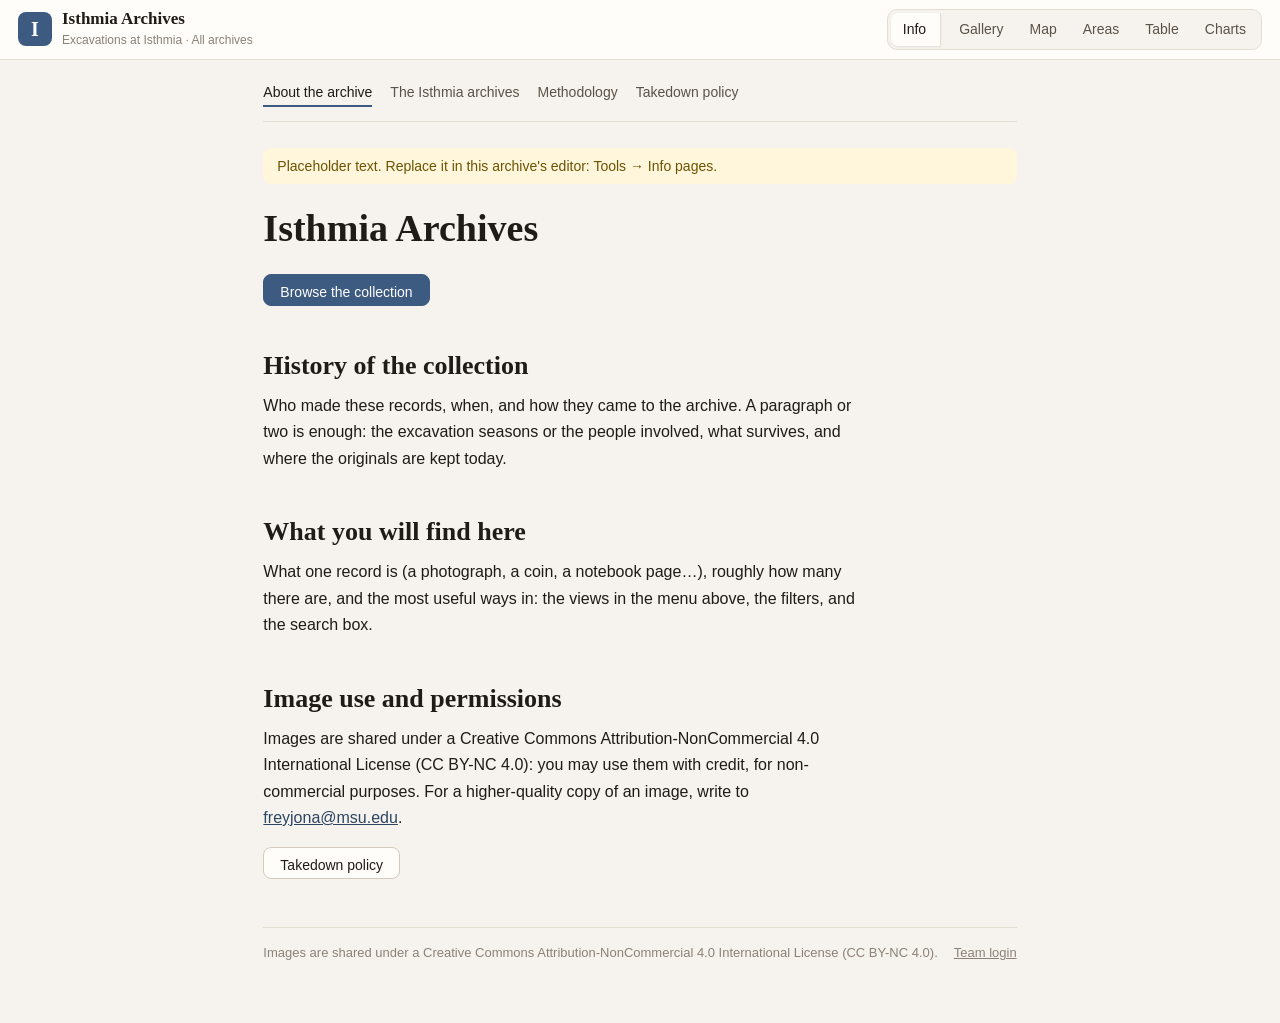
<file: index.html>
<!DOCTYPE html>
<html lang="en">
<head>
<meta charset="utf-8">
<meta name="viewport" content="width=device-width, initial-scale=1">
<title>Isthmia Archives — Excavation records in one place</title>
<meta name="description" content="The records of the excavations at Isthmia in one place: inventory cards, color slides and other collections, with the Isthmia photographs of the Gregory slide archive and the coins of the Clement catalog. Filter by type, area, trench, date and ruler.">
<script>if (location.hash.length > 1) location.replace("browse/" + location.hash);</script>
<link rel="stylesheet" href="./css/app.css">
<style>:root { --accent: #3d5a80; --accent-ink: #2c4563; --accent-soft: #e1e8f0 }</style>
</head>
<body class="page">
<header class="top">
  <a class="brand" href="./"><span class="brand-mark">Ι</span><span><b>Isthmia Archives</b><small>Excavations at Isthmia · All archives</small></span></a>
  <nav class="views" aria-label="Views"><a class="ext on" href="./">Info</a><a href="./browse/#gallery">Gallery</a><a href="./browse/#map">Map</a><a href="./browse/#boxes">Areas</a><a href="./browse/#table">Table</a><a href="./browse/#charts">Charts</a></nav>
</header>
<main class="page-main">
  <nav class="page-nav" aria-label="About this archive"><a href="./" class="on">About the archive</a><a href="./project/">The Isthmia archives</a><a href="./methodology/">Methodology</a><a href="./takedown-policy/">Takedown policy</a></nav>
  <article class="prose">
<p class="placeholder-note">Placeholder text. Replace it in this archive's editor: Tools → Info pages.</p>

<h1>Isthmia Archives</h1>

<p><a class="btn primary" href="./browse/#gallery">Browse the collection</a></p>

<h2>History of the collection</h2>
<p>Who made these records, when, and how they came to the archive. A paragraph or two is enough: the excavation seasons or the people involved, what survives, and where the originals are kept today.</p>

<h2>What you will find here</h2>
<p>What one record is (a photograph, a coin, a notebook page…), roughly how many there are, and the most useful ways in: the views in the menu above, the filters, and the search box.</p>

<h2>Image use and permissions</h2>
<p>Images are shared under a Creative Commons Attribution-NonCommercial 4.0 International License (CC BY-NC 4.0): you may use them with credit, for non-commercial purposes. For a higher-quality copy of an image, write to <a href="mailto:freyjona@msu.edu">freyjona@msu.edu</a>.</p>
<p><a class="btn" href="./takedown-policy/">Takedown policy</a></p>

  </article>
  <footer class="page-foot"><a class="team-login" href="https://tregodan-msu.github.io/isthmia-site/admin/" rel="nofollow">Team login</a>Images are shared under a Creative Commons Attribution-NonCommercial 4.0 International License (CC BY-NC 4.0).</footer>
</main>
</body>
</html>
</file>
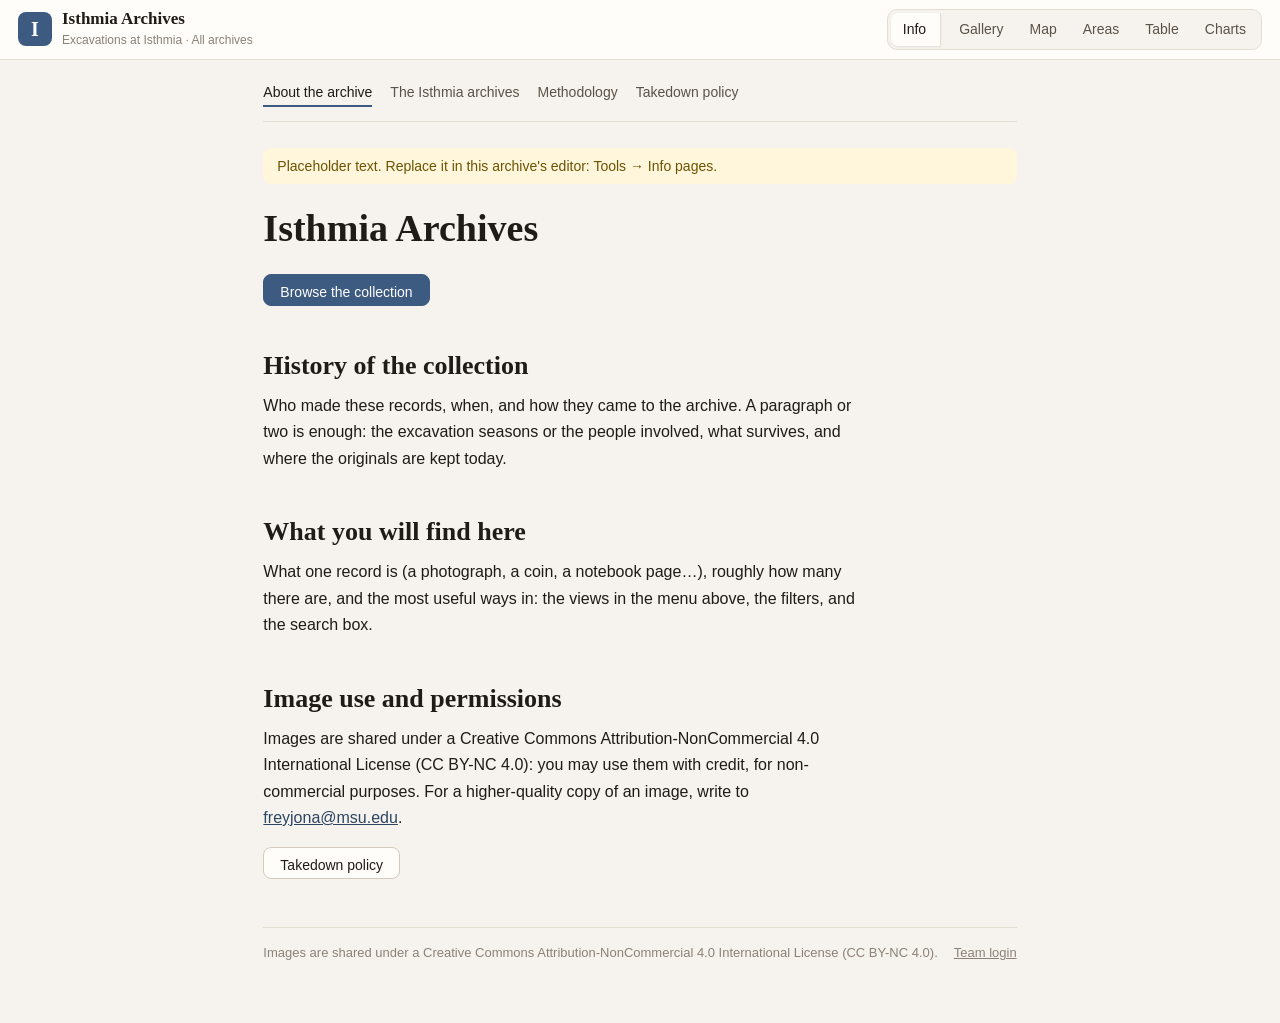
<file: about/index.html>
<!DOCTYPE html><meta charset="utf-8"><title>Redirecting…</title><link rel="canonical" href="../"><meta http-equiv="refresh" content="0; url=../"><script>location.replace("../" + location.hash)</script><a href="../">Continue to the home page</a>
</file>
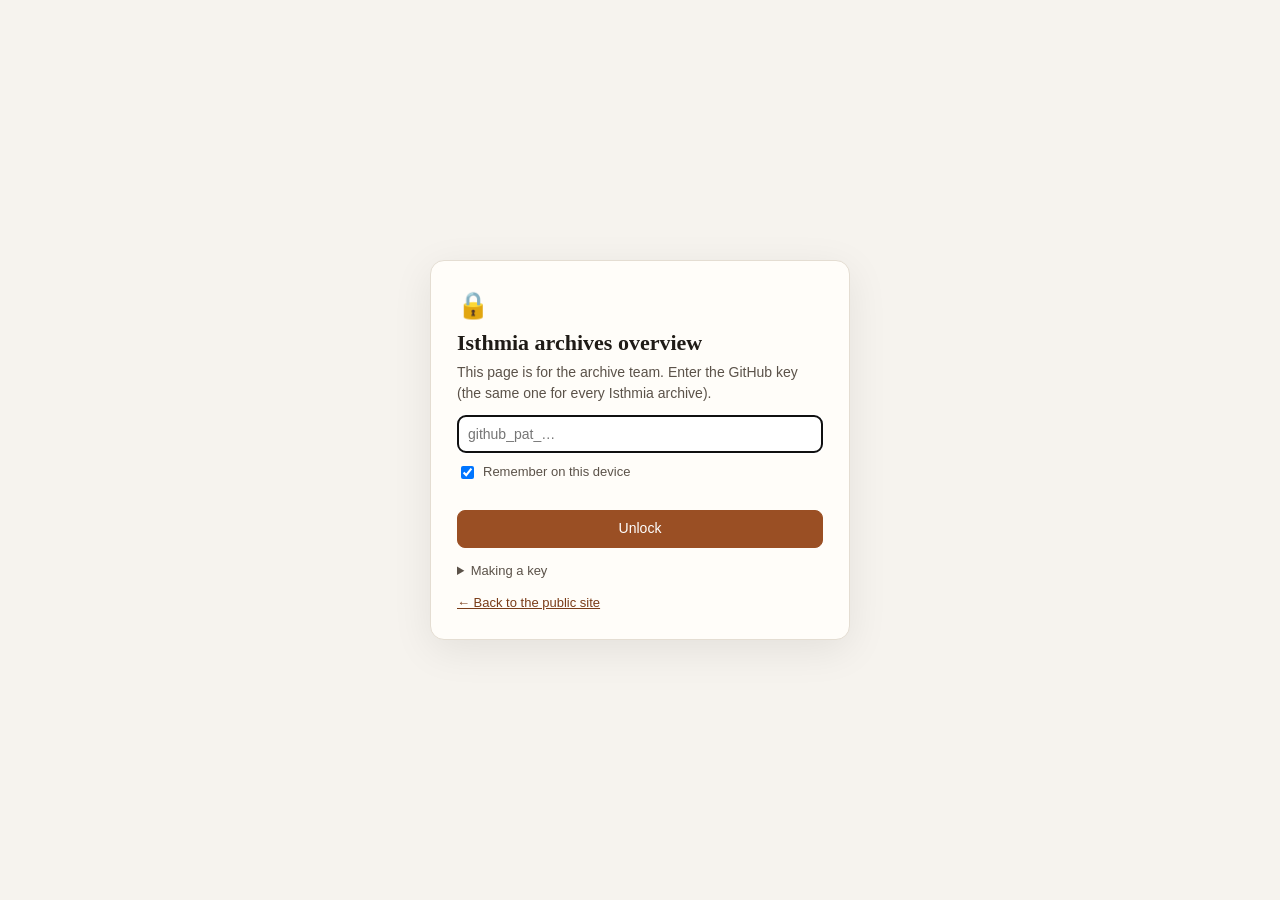
<file: admin/index.html>
<!DOCTYPE html>
<html lang="en">
<head>
<meta charset="utf-8">
<meta name="viewport" content="width=device-width, initial-scale=1">
<meta name="robots" content="noindex">
<title>Overview — Isthmia Archives</title>
<link rel="stylesheet" href="../css/app.css">
<link rel="stylesheet" href="admin.css">
<script src="config.js"></script>
</head>
<body class="adm locked">
<header class="top">
  <a class="brand" href="../"><span class="brand-mark">Ι</span><span><b>Isthmia Archives</b><small>Overview · every archive site</small></span></a>
  <div class="adm-actions">
    <span class="muted small" id="dirty"></span>
    <a class="btn" href="new/">+ New collection</a>
    <button class="btn" id="dlBtn">Download features.json</button>
    <button class="btn primary" id="saveBtn">Save and publish</button>
  </div>
</header>
<main class="adm-main">
  <p class="adm-intro">Every archive at a glance: what each site shows and which features it has. Switch a feature for one site in its column; new archives start from <b>Defaults</b>, and a site only differs where you change it (marked <span class="ovdot"></span>). Names, records, pins and viewer details are edited in each site’s own editor. This page loads settings only, not records or images.</p>
  <section class="colls" id="collections" hidden></section>
  <div class="adm-scroll"><table class="adm-grid" id="grid"></table></div>
  <section class="adm-assets" id="assets"></section>
</main>
<div class="toast" id="toast" hidden></div>
<div class="modal" id="modal" hidden><div class="modal-card"></div></div>
<script type="module">
  import { unlock } from "../js/gate.js";
  unlock("Isthmia archives overview").then(() => import("./admin.js"));
</script>
</body>
</html>
</file>
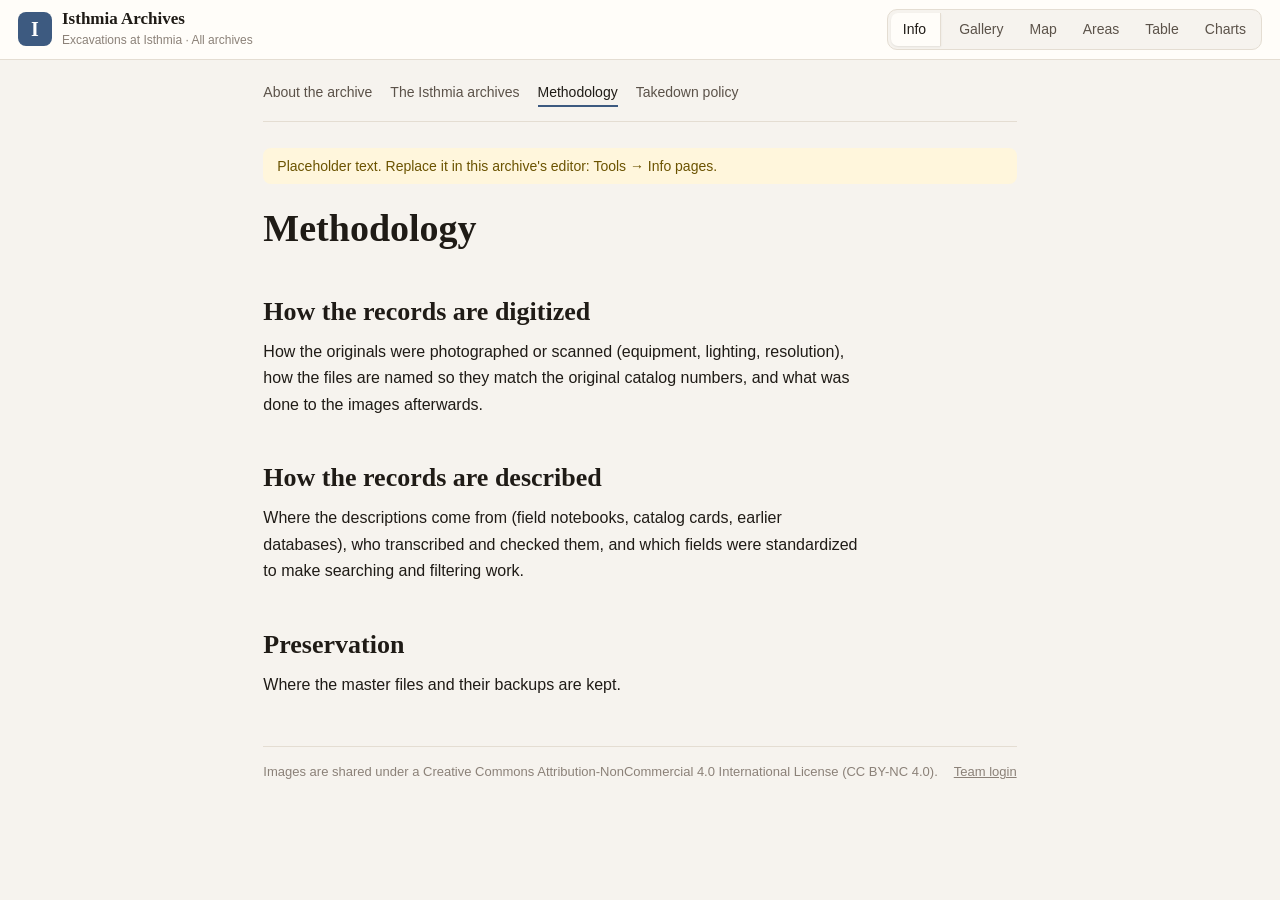
<file: methodology/index.html>
<!DOCTYPE html>
<html lang="en">
<head>
<meta charset="utf-8">
<meta name="viewport" content="width=device-width, initial-scale=1">
<title>Methodology — Isthmia Archives</title>
<meta name="description" content="How the records in Isthmia Archives were digitized and described.">

<link rel="stylesheet" href="../css/app.css">
<style>:root { --accent: #3d5a80; --accent-ink: #2c4563; --accent-soft: #e1e8f0 }</style>
</head>
<body class="page">
<header class="top">
  <a class="brand" href="../"><span class="brand-mark">Ι</span><span><b>Isthmia Archives</b><small>Excavations at Isthmia · All archives</small></span></a>
  <nav class="views" aria-label="Views"><a class="ext on" href="../">Info</a><a href="../browse/#gallery">Gallery</a><a href="../browse/#map">Map</a><a href="../browse/#boxes">Areas</a><a href="../browse/#table">Table</a><a href="../browse/#charts">Charts</a></nav>
</header>
<main class="page-main">
  <nav class="page-nav" aria-label="About this archive"><a href="../">About the archive</a><a href="../project/">The Isthmia archives</a><a href="../methodology/" class="on">Methodology</a><a href="../takedown-policy/">Takedown policy</a></nav>
  <article class="prose">
<p class="placeholder-note">Placeholder text. Replace it in this archive's editor: Tools → Info pages.</p>

<h1>Methodology</h1>

<h2>How the records are digitized</h2>
<p>How the originals were photographed or scanned (equipment, lighting, resolution), how the files are named so they match the original catalog numbers, and what was done to the images afterwards.</p>

<h2>How the records are described</h2>
<p>Where the descriptions come from (field notebooks, catalog cards, earlier databases), who transcribed and checked them, and which fields were standardized to make searching and filtering work.</p>

<h2>Preservation</h2>
<p>Where the master files and their backups are kept.</p>

  </article>
  <footer class="page-foot"><a class="team-login" href="https://tregodan-msu.github.io/isthmia-site/admin/" rel="nofollow">Team login</a>Images are shared under a Creative Commons Attribution-NonCommercial 4.0 International License (CC BY-NC 4.0).</footer>
</main>
</body>
</html>
</file>
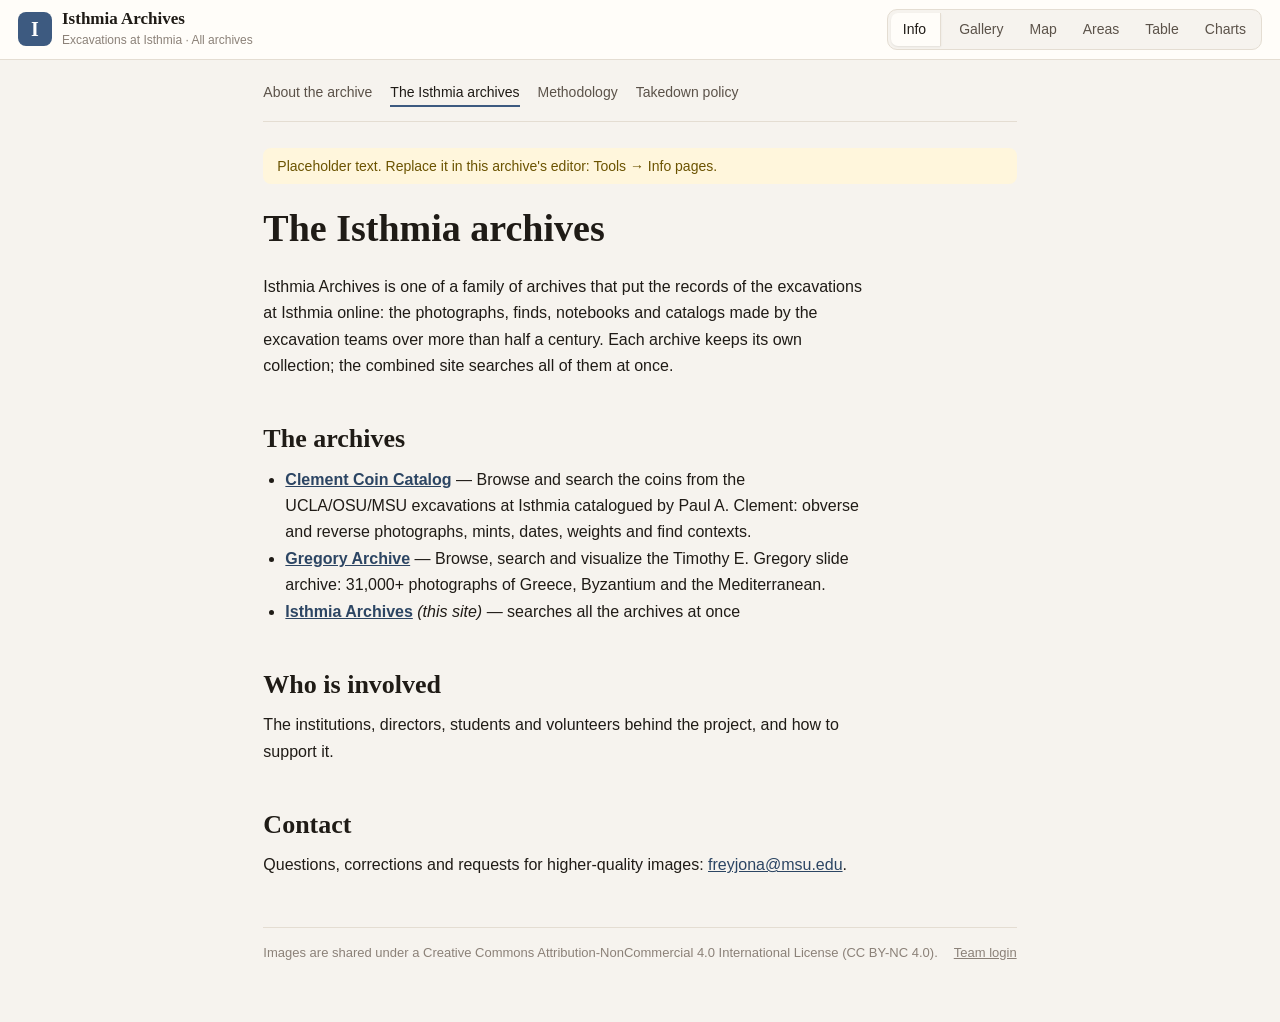
<file: project/index.html>
<!DOCTYPE html>
<html lang="en">
<head>
<meta charset="utf-8">
<meta name="viewport" content="width=device-width, initial-scale=1">
<title>The Isthmia archives — Isthmia Archives</title>
<meta name="description" content="The project that brings the records of the excavations at Isthmia together, and its other archives.">

<link rel="stylesheet" href="../css/app.css">
<style>:root { --accent: #3d5a80; --accent-ink: #2c4563; --accent-soft: #e1e8f0 }</style>
</head>
<body class="page">
<header class="top">
  <a class="brand" href="../"><span class="brand-mark">Ι</span><span><b>Isthmia Archives</b><small>Excavations at Isthmia · All archives</small></span></a>
  <nav class="views" aria-label="Views"><a class="ext on" href="../">Info</a><a href="../browse/#gallery">Gallery</a><a href="../browse/#map">Map</a><a href="../browse/#boxes">Areas</a><a href="../browse/#table">Table</a><a href="../browse/#charts">Charts</a></nav>
</header>
<main class="page-main">
  <nav class="page-nav" aria-label="About this archive"><a href="../">About the archive</a><a href="../project/" class="on">The Isthmia archives</a><a href="../methodology/">Methodology</a><a href="../takedown-policy/">Takedown policy</a></nav>
  <article class="prose">
<p class="placeholder-note">Placeholder text. Replace it in this archive's editor: Tools → Info pages.</p>

<h1>The Isthmia archives</h1>

<p>Isthmia Archives is one of a family of archives that put the records of the excavations at Isthmia online: the photographs, finds, notebooks and catalogs made by the excavation teams over more than half a century. Each archive keeps its own collection; the combined site searches all of them at once.</p>

<h2>The archives</h2>
<ul>
<li><a href="https://tregodan-msu.github.io/clementcoins/"><strong>Clement Coin Catalog</strong></a> — Browse and search the coins from the UCLA/OSU/MSU excavations at Isthmia catalogued by Paul A. Clement: obverse and reverse photographs, mints, dates, weights and find contexts.</li>
<li><a href="https://tregodan-msu.github.io/gregoryarchive/"><strong>Gregory Archive</strong></a> — Browse, search and visualize the Timothy E. Gregory slide archive: 31,000+ photographs of Greece, Byzantium and the Mediterranean.</li>
<li><a href="https://tregodan-msu.github.io/isthmia-site/"><strong>Isthmia Archives</strong></a> <em>(this site)</em> — searches all the archives at once</li>
</ul>

<h2>Who is involved</h2>
<p>The institutions, directors, students and volunteers behind the project, and how to support it.</p>

<h2>Contact</h2>
<p>Questions, corrections and requests for higher-quality images: <a href="mailto:freyjona@msu.edu">freyjona@msu.edu</a>.</p>

  </article>
  <footer class="page-foot"><a class="team-login" href="https://tregodan-msu.github.io/isthmia-site/admin/" rel="nofollow">Team login</a>Images are shared under a Creative Commons Attribution-NonCommercial 4.0 International License (CC BY-NC 4.0).</footer>
</main>
</body>
</html>
</file>
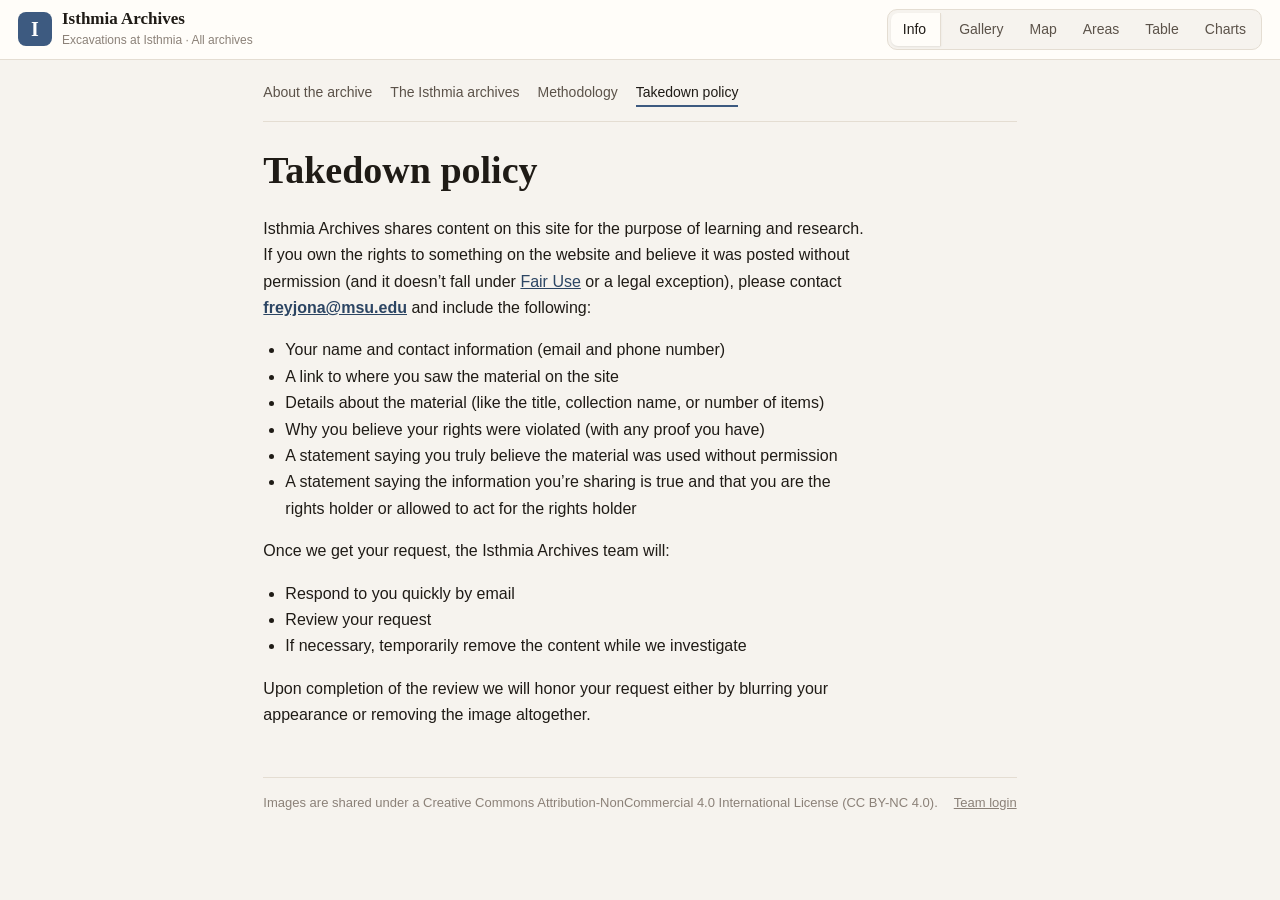
<file: takedown-policy/index.html>
<!DOCTYPE html>
<html lang="en">
<head>
<meta charset="utf-8">
<meta name="viewport" content="width=device-width, initial-scale=1">
<title>Takedown policy — Isthmia Archives</title>
<meta name="description" content="How to ask Isthmia Archives to review or remove an image.">

<link rel="stylesheet" href="../css/app.css">
<style>:root { --accent: #3d5a80; --accent-ink: #2c4563; --accent-soft: #e1e8f0 }</style>
</head>
<body class="page">
<header class="top">
  <a class="brand" href="../"><span class="brand-mark">Ι</span><span><b>Isthmia Archives</b><small>Excavations at Isthmia · All archives</small></span></a>
  <nav class="views" aria-label="Views"><a class="ext on" href="../">Info</a><a href="../browse/#gallery">Gallery</a><a href="../browse/#map">Map</a><a href="../browse/#boxes">Areas</a><a href="../browse/#table">Table</a><a href="../browse/#charts">Charts</a></nav>
</header>
<main class="page-main">
  <nav class="page-nav" aria-label="About this archive"><a href="../">About the archive</a><a href="../project/">The Isthmia archives</a><a href="../methodology/">Methodology</a><a href="../takedown-policy/" class="on">Takedown policy</a></nav>
  <article class="prose">
<h1>Takedown policy</h1>

<p>Isthmia Archives shares content on this site for the purpose of learning and research. If you own the rights to something on the website and believe it was posted without permission (and it doesn’t fall under <a href="https://copyrightalliance.org/faqs/what-is-fair-use/" target="_blank" rel="noopener">Fair Use</a> or a legal exception), please contact <strong><a href="mailto:freyjona@msu.edu">freyjona@msu.edu</a></strong> and include the following:</p>
<ul>
<li>Your name and contact information (email and phone number)</li>
<li>A link to where you saw the material on the site</li>
<li>Details about the material (like the title, collection name, or number of items)</li>
<li>Why you believe your rights were violated (with any proof you have)</li>
<li>A statement saying you truly believe the material was used without permission</li>
<li>A statement saying the information you’re sharing is true and that you are the rights holder or allowed to act for the rights holder</li>
</ul>
<p>Once we get your request, the Isthmia Archives team will:</p>
<ul>
<li>Respond to you quickly by email</li>
<li>Review your request</li>
<li>If necessary, temporarily remove the content while we investigate</li>
</ul>
<p>Upon completion of the review we will honor your request either by blurring your appearance or removing the image altogether.</p>

  </article>
  <footer class="page-foot"><a class="team-login" href="https://tregodan-msu.github.io/isthmia-site/admin/" rel="nofollow">Team login</a>Images are shared under a Creative Commons Attribution-NonCommercial 4.0 International License (CC BY-NC 4.0).</footer>
</main>
</body>
</html>
</file>
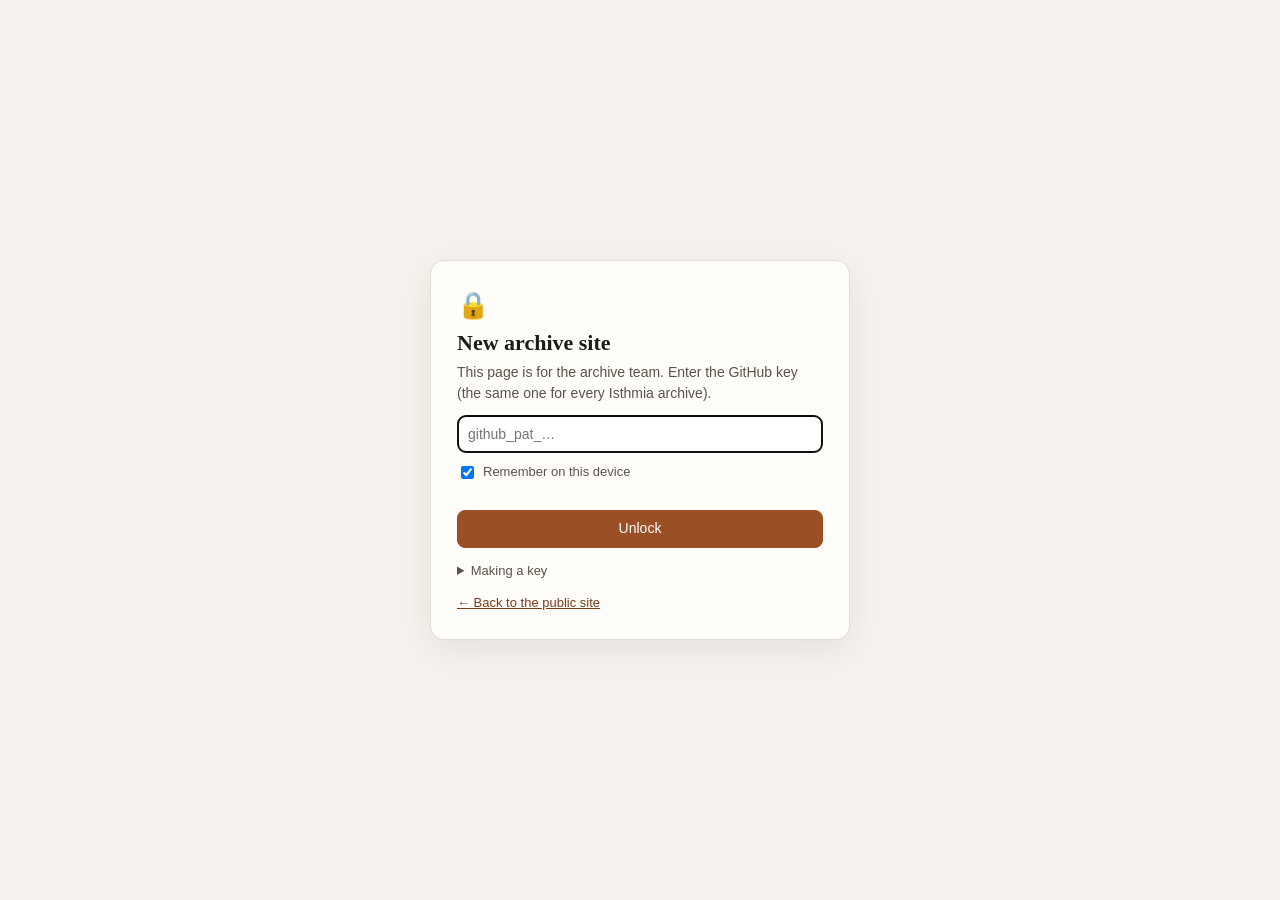
<file: admin/new/index.html>
<!DOCTYPE html>
<html lang="en">
<head>
<meta charset="utf-8">
<meta name="viewport" content="width=device-width, initial-scale=1">
<meta name="robots" content="noindex">
<title>New site — Isthmia Archives</title>
<link rel="stylesheet" href="../../css/app.css">
<link rel="stylesheet" href="../admin.css">
<script src="../config.js"></script>
</head>
<body class="adm locked">
<header class="top">
  <a class="brand" href="../"><span class="brand-mark">Ι</span><span><b>Isthmia Archives</b><small>New collection</small></span></a>
  <div class="adm-actions"><a class="btn" href="../">← Overview</a></div>
</header>
<main class="adm-main ns">
  <p class="adm-intro">Start a new collection from its photos, or from a table of them. A collection has its own records, fields and editor and is shown inside Isthmia Archives under its own Type; it needs no public repo. Each image becomes one record (ID = file name without the extension);
    with a table (CSV or Excel, uploaded or from a link) the records also carry its columns and the site is set up from them;
    without one, titles and other data can be typed in the editor or merged from a CSV later. Creating the site commits its settings to the private repo;
    the steps after that (AWS, the public repo) are listed once it is made. The full guide is <code>NEW_SITE.md</code> in the repo.</p>

  <form id="f" class="ns-form" autocomplete="off">
    <label>Site name <input name="title" required placeholder="Isthmia Inventory Cards"></label>
    <label>Short name <small>folder and editor address, lower case</small><input name="key" required pattern="[a-z0-9][a-z0-9\-]*" placeholder="inventory"></label>
    <label>S3 bucket with the full-size images <small>same AWS account, images at the top of the bucket</small><input name="bucket" required pattern="[a-z0-9][a-z0-9.\-]{1,61}[a-z0-9]" placeholder="inventorycards"></label>
    <label>Public repo <small>leave empty: a collection inside Isthmia Archives (the usual case). Fill in only for a separate public site</small><input name="repo" pattern="[A-Za-z0-9._\-]+" placeholder="(none: collection in Isthmia Archives)"></label>
    <div class="ns-row">
      <label>One record is a… <input name="one" required value="image" placeholder="card"></label>
      <label>Many are… <input name="many" required value="images" placeholder="cards"></label>
    </div>
    <div class="ns-row">
      <label>Logo letter <input name="mark" maxlength="2" placeholder="Ι"></label>
      <label>Colour <input name="accent" type="color" value="#5a4a8a"></label>
      <label>ID prefix <small>for records added in the editor</small><input name="idPrefix" maxlength="6" placeholder="IC"></label>
    </div>
    <label>Contact email <small>shown on the Info pages</small><input name="contact" type="email" value="freyjona@msu.edu"></label>
    <label>Line under the title <input name="sub" placeholder="Isthmia Excavations · Inventory Cards"></label>
    <label>Description <small>for search engines</small><input name="description" placeholder="Browse the inventory cards of the UCLA/OSU/MSU excavations at Isthmia."></label>
    <fieldset class="ns-table">
      <legend>Records from a table <small>(optional)</small></legend>
      <p class="muted small">A CSV or Excel file with one row per image (a column with the image file names; the other columns become the records' fields).
        Upload it or paste a link: a direct link to a CSV/XLSX, a Dropbox or GitHub link, or a Google Sheet published to the web as CSV.
        Without a table the site starts with just its photos.</p>
      <div class="ns-row">
        <label>Upload <input type="file" id="tfile" accept=".csv,.tsv,.txt,.xlsx"></label>
        <label>…or a link <input type="url" id="turl" placeholder="https://…"></label>
      </div>
      <div class="ns-row">
        <label>Excel tab <small>name or number; blank = first</small><input id="tsheet" placeholder="first tab"></label>
        <div class="ns-actions"><button type="button" class="btn small" id="tload">Load the link</button> <button type="button" class="btn small" id="tclear" hidden>Remove table</button></div>
      </div>
      <p class="small" id="tsum"></p>
      <details id="tcols" hidden>
        <summary>Columns <small>(found automatically; change if wrong)</small></summary>
        <div class="ns-row">
          <label>Image file names <select id="c-file"></select></label>
          <label>ID <select id="c-id"></select></label>
        </div>
        <div class="ns-row">
          <label>Title <select id="c-title"></select></label>
          <label>Groups into boxes <select id="c-group"></select></label>
        </div>
      </details>
    </fieldset>
    <p class="ns-preview" id="preview"></p>
    <div class="ns-actions"><button class="btn primary" id="go">Create site</button><span class="muted small" id="msg"></span></div>
  </form>

  <section id="done" class="ns-done" hidden></section>
</main>
<div class="toast" id="toast" hidden></div>
<script type="module">
  import { unlock } from "../../js/gate.js";
  unlock("New archive site").then(() => import("./new.js"));
</script>
</body>
</html>
</file>
<file: css/app.css>
:root {
  --bg: #f6f3ee; --panel: #fffdf9; --ink: #1f1b16; --ink2: #5b5249; --muted: #8b8178;
  --line: #e4ddd2; --line2: #d4cabb; --accent: #9a4f24; --accent-ink: #7a3c18; --accent-soft: #f3e6dc;
  --serif: "Iowan Old Style", "Palatino Linotype", Palatino, Georgia, serif;
  --sans: -apple-system, BlinkMacSystemFont, "Segoe UI", Roboto, "Helvetica Neue", Arial, sans-serif;
  --r: 10px; --top: 60px;
}
* { box-sizing: border-box; }
html, body { margin: 0; height: 100%; }
body { font: 14px/1.45 var(--sans); color: var(--ink); background: var(--bg); overflow: hidden; }
button { font: inherit; color: inherit; }
a { color: var(--accent-ink); }
[hidden] { display: none !important; }
.muted { color: var(--muted); }

/* top bar */
.top { height: var(--top); display: flex; align-items: center; gap: 18px; padding: 0 18px; background: var(--panel); border-bottom: 1px solid var(--line); position: relative; z-index: 20; }
.brand { display: flex; align-items: center; gap: 10px; text-decoration: none; color: var(--ink); white-space: nowrap; }
.brand-mark { width: 34px; height: 34px; border-radius: 8px; background: var(--accent); color: #fff; display: grid; place-items: center; font: 600 20px var(--serif); }
.brand b { font: 600 17px var(--serif); display: block; line-height: 1.1; }
.brand small { color: var(--muted); font-size: 12px; }
.search { flex: 1; max-width: 560px; position: relative; }
.search svg { position: absolute; left: 12px; top: 50%; width: 17px; height: 17px; transform: translateY(-50%); fill: none; stroke: var(--muted); stroke-width: 2; }
.search input { width: 100%; height: 38px; border: 1px solid var(--line2); border-radius: 19px; padding: 0 14px 0 36px; background: var(--bg); font: inherit; }
.search input:focus { outline: 2px solid var(--accent); outline-offset: 1px; background: #fff; }
.views { display: flex; gap: 2px; background: var(--bg); border: 1px solid var(--line); border-radius: 10px; padding: 3px; }
.views a { padding: 6px 12px; border-radius: 7px; text-decoration: none; color: var(--ink2); font-weight: 500; }
.views a:hover { color: var(--ink); }
.views a.on { background: var(--panel); color: var(--ink); box-shadow: 0 1px 2px rgba(0,0,0,.08); }
.story { margin-left: auto; color: var(--ink2); text-decoration: none; white-space: nowrap; }

/* layout */
body { display: flex; flex-direction: column; }
.top { flex: none; }
.fbar { flex: none; display: flex; align-items: center; gap: 10px; padding: 8px 18px; border-bottom: 1px solid var(--line); background: var(--bg); min-height: 50px; position: relative; z-index: 15; }
.filters { display: flex; align-items: center; gap: 6px; flex: 1; min-width: 0; overflow-x: auto; scrollbar-width: none; }
.filters::-webkit-scrollbar { display: none; }
.flabel { font-size: 12px; text-transform: uppercase; letter-spacing: .06em; color: var(--muted); margin-right: 2px; }
.fbtn { flex: none; display: inline-flex; align-items: center; gap: 6px; height: 32px; padding: 0 10px 0 12px; border: 1px solid var(--line2); background: var(--panel); border-radius: 16px; cursor: pointer; white-space: nowrap; }
.fbtn:hover { border-color: var(--accent); }
.fbtn.on { background: var(--accent-soft); border-color: var(--accent); color: var(--accent-ink); }
.fbtn b { background: var(--accent); color: #fff; border-radius: 9px; font-size: 11px; padding: 0 6px; line-height: 17px; }
.caret { font-size: 10px; color: var(--muted); }
.pop { position: fixed; z-index: 40; width: 320px; max-height: min(480px, calc(100vh - 140px)); display: flex; flex-direction: column; background: var(--panel); border: 1px solid var(--line); border-radius: 12px; box-shadow: 0 14px 40px rgba(40,30,20,.18); padding: 10px; }
.pop-h { display: flex; justify-content: space-between; align-items: baseline; font-weight: 600; padding: 2px 4px 8px; }
.pop-h span { font-weight: 400; color: var(--muted); font-size: 12px; }
.pop-q { height: 34px; border: 1px solid var(--line2); border-radius: 8px; padding: 0 10px; font: inherit; background: #fff; margin-bottom: 6px; flex: none; }
.pop-q:focus { outline: 2px solid var(--accent); outline-offset: -1px; }
.pop-list { list-style: none; margin: 0; padding: 0; overflow-y: auto; flex: 1; min-height: 60px; }
.pop-list label { display: flex; align-items: center; gap: 8px; padding: 5px 6px; border-radius: 6px; cursor: pointer; }
.pop-list label:hover { background: var(--accent-soft); }
.pop-list input { accent-color: var(--accent); margin: 0; flex: none; }
.pop-f { display: flex; justify-content: space-between; align-items: center; padding-top: 8px; border-top: 1px solid var(--line); margin-top: 6px; flex: none; }
.pop-item { display: flex; justify-content: space-between; width: 100%; background: none; border: 0; padding: 8px; border-radius: 6px; cursor: pointer; text-align: left; }
.pop-item:hover { background: var(--accent-soft); }
.pop-item i { color: var(--muted); font-style: normal; }
.pop-item b { background: var(--accent); color: #fff; border-radius: 9px; font-size: 11px; padding: 0 6px; }
.pop .pl { display: block; font-size: 12px; text-transform: uppercase; letter-spacing: .05em; color: var(--ink2); margin: 8px 2px 4px; }
.range-row { display: flex; align-items: center; gap: 6px; }
.range-row input { width: 100%; min-width: 0; height: 34px; border: 1px solid var(--line2); border-radius: 7px; padding: 0 8px; font: inherit; background: #fff; }
.range-row span { color: var(--muted); }
.check { display: flex; gap: 8px; align-items: center; margin-top: 12px; color: var(--ink2); cursor: pointer; }
.check input { accent-color: var(--accent); }
.fv { flex: 1; overflow: hidden; text-overflow: ellipsis; white-space: nowrap; }
.fn { color: var(--muted); font-variant-numeric: tabular-nums; font-size: 12px; }
.small { font-size: 12px; }
.link { background: none; border: 0; color: var(--accent-ink); cursor: pointer; padding: 4px 0; font-size: 13px; white-space: nowrap; }
.link:hover { text-decoration: underline; }
.count { color: var(--ink2); white-space: nowrap; }
.count b { color: var(--ink); font-size: 15px; }
.chip { flex: none; border: 1px solid var(--line2); background: var(--accent-soft); border-radius: 14px; padding: 4px 8px 4px 10px; cursor: pointer; font-size: 13px; max-width: 260px; overflow: hidden; text-overflow: ellipsis; white-space: nowrap; }
.chip span { margin-left: 6px; color: var(--muted); }
.chip:hover span { color: var(--accent-ink); }
.bar-right { display: flex; align-items: center; gap: 12px; margin-left: auto; flex: none; }
.ctl { display: flex; align-items: center; gap: 6px; color: var(--ink2); font-size: 13px; white-space: nowrap; }
.ctl select, .cc-config select { height: 32px; border: 1px solid var(--line2); border-radius: 7px; background: #fff; font: inherit; padding: 0 6px; max-width: 210px; }
.ctl input[type=range] { accent-color: var(--accent); width: 100px; }
.btn { height: 32px; border: 1px solid var(--line2); background: var(--panel); border-radius: 8px; padding: 0 12px; cursor: pointer; white-space: nowrap; }
.btn:hover { border-color: var(--accent); }
.btn.primary { background: var(--accent); color: #fff; border-color: var(--accent); }
.btn.primary:hover { background: var(--accent-ink); }
.btn.ghost { background: transparent; }
.btn.icon { width: 32px; padding: 0; font-size: 16px; }
.menu { position: relative; }
.menu-pop { position: absolute; left: 0; top: 38px; background: var(--panel); border: 1px solid var(--line); border-radius: 10px; box-shadow: 0 10px 30px rgba(0,0,0,.12); padding: 6px; z-index: 30; min-width: 240px; }
.menu-pop.right { left: auto; right: 0; }
.menu-pop button { display: block; width: 100%; text-align: left; background: none; border: 0; padding: 8px 10px; border-radius: 6px; cursor: pointer; }
.menu-pop button:hover { background: var(--accent-soft); }

.view { flex: 1; min-height: 0; position: relative; }
.loading-big, .empty { display: grid; place-items: center; align-content: center; height: 100%; gap: 6px; color: var(--ink2); text-align: center; padding: 20px; }
.empty h3 { font: 600 22px var(--serif); margin: 0; color: var(--ink); }
.spinner { width: 34px; height: 34px; border: 3px solid var(--line); border-top-color: var(--accent); border-radius: 50%; animation: spin 0.8s linear infinite; }
@keyframes spin { to { transform: rotate(360deg); } }

/* gallery */
.vscroll { position: absolute; inset: 0; overflow-y: auto; }
.vinner { position: relative; }
.card { position: absolute; padding: 0; border: 0; background: var(--panel); border-radius: var(--r); overflow: hidden; cursor: pointer; text-align: left; box-shadow: 0 1px 2px rgba(40,30,20,.08), 0 0 0 1px var(--line); display: flex; flex-direction: column; transition: box-shadow .15s, transform .15s; }
.card:hover, .card:focus-visible { box-shadow: 0 6px 18px rgba(40,30,20,.16), 0 0 0 2px var(--accent); transform: translateY(-1px); outline: none; }
.thumb { flex: 1; min-height: 0; background: #e6dfd4; overflow: hidden; padding: 6px; }
.thumb img { width: 100%; height: 100%; object-fit: contain; display: block; opacity: 0; transition: opacity .25s; }
.thumb img.in { opacity: 1; }
img.broken { opacity: .15 !important; }
.cap { padding: 7px 10px 8px; height: 52px; }
.cap b { display: block; font-weight: 600; font-size: 13px; overflow: hidden; text-overflow: ellipsis; white-space: nowrap; }
.cap small { display: block; color: var(--muted); font-size: 12px; overflow: hidden; text-overflow: ellipsis; white-space: nowrap; }

/* slide boxes */
.view-boxes { display: flex; flex-direction: column; }
.view-boxes .empty { height: auto; flex: 1; }
.subbar { flex: none; display: flex; align-items: center; gap: 14px; padding: 10px 18px; border-bottom: 1px solid var(--line); background: var(--panel); }
.seg { display: inline-flex; background: var(--bg); border: 1px solid var(--line); border-radius: 9px; padding: 3px; }
.seg button { border: 0; background: none; padding: 5px 14px; border-radius: 6px; cursor: pointer; color: var(--ink2); font-weight: 500; }
.seg button.on { background: var(--panel); color: var(--ink); box-shadow: 0 1px 2px rgba(0,0,0,.08); }
.boxscroll { flex: 1; overflow-y: auto; }
.boxgrid { display: grid; grid-template-columns: repeat(auto-fill, minmax(220px, 1fr)); gap: 18px; padding: 18px; }
.boxcard { border: 0; padding: 0; background: var(--panel); border-radius: 12px; overflow: hidden; cursor: pointer; text-align: left; box-shadow: 0 1px 2px rgba(40,30,20,.08), 0 0 0 1px var(--line); transition: box-shadow .15s, transform .15s; display: flex; flex-direction: column; }
.boxcard:hover { box-shadow: 0 8px 22px rgba(40,30,20,.16), 0 0 0 2px var(--accent); transform: translateY(-2px); }
.boxcover { aspect-ratio: 4/3; background: #ece8e2; overflow: hidden; }
.boxcover > img { width: 100%; height: 100%; object-fit: cover; display: block; }
.boxcover.mosaic { display: grid; grid-template-columns: 1fr 1fr; grid-template-rows: 1fr 1fr; gap: 3px; background: #3a332c; padding: 3px; }
.boxcover.mosaic img { min-height: 0; border-radius: 2px; background: #4a423a; }
.boxcard.nophoto .boxstrip { display: none; }
.boxstrip { display: grid; grid-template-columns: repeat(4, 1fr); gap: 3px; padding: 3px; background: #3a332c; }
.boxstrip img { width: 100%; aspect-ratio: 1; object-fit: cover; display: block; border-radius: 2px; background: #4a423a; }
.boxlabel { padding: 10px 12px 12px; display: flex; flex-direction: column; gap: 2px; }
.boxlabel b { font: 600 14px var(--serif); overflow: hidden; text-overflow: ellipsis; white-space: nowrap; }
.boxlabel small { color: var(--muted); }
.boxtag { display: inline-block; background: var(--accent-soft); color: var(--accent-ink); border-radius: 5px; padding: 0 6px; font: 600 12px var(--serif); margin-right: 7px; vertical-align: 1px; }
.board { flex: 1; min-height: 0; overflow-x: auto; overflow-y: hidden; display: flex; gap: 14px; padding: 12px 18px 14px; align-items: flex-start; }
.col { flex: none; width: 270px; max-height: 100%; display: flex; flex-direction: column; background: #ece6dc; border-radius: 12px; overflow: hidden; }
.col header { flex: none; display: flex; align-items: center; gap: 10px; padding: 10px; background: #e3dccf; box-shadow: 0 6px 10px -8px rgba(40,30,20,.4); position: relative; z-index: 1; }
.colphoto { flex: none; width: 58px; height: 44px; object-fit: cover; border-radius: 6px; background: #d6cebf; box-shadow: 0 0 0 1px rgba(0,0,0,.06); }
.colt { min-width: 0; flex: 1; }
.col h3 { margin: 0; font: 600 14px var(--serif); overflow: hidden; text-overflow: ellipsis; white-space: nowrap; }
.col header span { color: var(--muted); font-size: 12px; }
.col header .link { font-size: 12px; padding: 0; }
.col-body { flex: 1; min-height: 60px; overflow-y: auto; padding: 8px 8px 10px; display: flex; flex-direction: column; gap: 8px; }
.kcard { flex: none; display: block; width: 100%; padding: 0 0 8px; border: 0; background: var(--panel); border-radius: 9px; text-align: left; cursor: pointer; box-shadow: 0 1px 2px rgba(40,30,20,.1); overflow: hidden; }
.kcard:hover { box-shadow: 0 0 0 2px var(--accent); }
.kcard img { width: 100%; aspect-ratio: 3/2; object-fit: contain; display: block; background: #e6dfd4; padding: 4px; box-sizing: border-box; margin-bottom: 6px; }
.kcard b, .kcard small { display: block; padding: 0 10px; overflow: hidden; text-overflow: ellipsis; white-space: nowrap; }
.kcard b { font-size: 13px; }
.kcard small { color: var(--muted); font-size: 12px; }
.col .more { width: 100%; }

/* table */
.tscroll { position: absolute; inset: 0; overflow: auto; }
table.grid { border-collapse: separate; border-spacing: 0; table-layout: fixed; }
.grid th { position: sticky; top: 0; background: var(--panel); text-align: left; font-size: 12px; text-transform: uppercase; letter-spacing: .05em; color: var(--ink2); padding: 10px; border-bottom: 1px solid var(--line2); z-index: 1; }
.grid td a { color: var(--accent-ink); }
.grid td { height: 46px; padding: 0 10px; border-bottom: 1px solid var(--line); white-space: nowrap; overflow: hidden; text-overflow: ellipsis; }
.grid tr[data-i] { cursor: pointer; }
.grid tr[data-i]:hover td { background: var(--accent-soft); }
.tc-img { width: 64px; }
.grid td.tc-img img { width: 52px; height: 36px; object-fit: contain; border-radius: 4px; display: block; background: #e9e3da; }

/* map */
.mapwrap { position: absolute; inset: 0; }
#map { position: absolute; inset: 0; }
.map-note { position: absolute; left: 12px; bottom: 22px; z-index: 500; background: var(--panel); padding: 7px 12px; border-radius: 8px; box-shadow: 0 2px 10px rgba(0,0,0,.15); color: var(--ink2); font-size: 13px; max-width: calc(100% - 24px); }
.mpop img { width: 100%; aspect-ratio: 3/2; object-fit: contain; border-radius: 6px; display: block; margin-bottom: 6px; background: #eee; }
.mpop b, .mpop small { display: block; }
.mpop small { color: var(--muted); margin-bottom: 8px; }
.marker-cluster-small, .marker-cluster-medium, .marker-cluster-large { background-color: rgba(154,79,36,.25) !important; }
.marker-cluster-small div, .marker-cluster-medium div, .marker-cluster-large div { background-color: rgba(154,79,36,.85) !important; color: #fff !important; font-weight: 600; }

/* charts */
.view-charts { overflow-y: auto; }
.cv { max-width: 1280px; margin: 0 auto; padding: 18px 18px 60px; }
.cv-top { display: flex; align-items: flex-start; gap: 16px; margin-bottom: 14px; }
.cv-top h2 { font: 600 24px var(--serif); margin: 0; }
.cv-top p { margin: 4px 0 0; max-width: 720px; }
.cv-actions { margin-left: auto; display: flex; gap: 8px; }
.sugg { display: grid; grid-template-columns: repeat(auto-fill, minmax(250px, 1fr)); gap: 10px; margin-bottom: 18px; padding: 14px; background: var(--panel); border: 1px solid var(--line); border-radius: 12px; }
.sg { display: flex; gap: 10px; align-items: flex-start; text-align: left; border: 1px solid var(--line); background: #fff; border-radius: 10px; padding: 10px; cursor: pointer; }
.sg:hover { border-color: var(--accent); background: var(--accent-soft); }
.sg-ic { flex: none; width: 34px; height: 34px; border-radius: 8px; background: var(--accent-soft); color: var(--accent-ink); display: grid; place-items: center; }
.sg-ic svg { width: 20px; height: 20px; }
.sg b { display: block; font-size: 13px; }
.sg small { color: var(--muted); font-size: 12px; }
.cards { display: flex; flex-direction: column; gap: 18px; }
.ccard.linked { box-shadow: inset 4px 0 0 var(--accent); }
.cc-link { flex: none; display: inline-flex; align-items: center; gap: 5px; height: 28px; padding: 0 10px 0 8px; border-radius: 14px; border: 1px solid var(--line2); background: #fff; color: var(--muted); cursor: pointer; font-size: 12px; }
.cc-link svg { width: 15px; height: 15px; }
.cc-link.on { background: var(--accent-soft); border-color: var(--accent); color: var(--accent-ink); }
.cc-link:hover { border-color: var(--accent); }
.lk-hint { white-space: nowrap; }
.lk-dot { display: inline-block; width: 4px; height: 12px; background: var(--accent); border-radius: 2px; vertical-align: -1px; margin: 0 2px; }
.links { position: sticky; top: 0; z-index: 5; display: flex; align-items: center; flex-wrap: wrap; gap: 8px; padding: 10px 14px; margin-bottom: 16px; background: var(--accent-soft); border: 1px solid #e6cdb9; border-left: 4px solid var(--accent); border-radius: 12px; box-shadow: 0 6px 16px -10px rgba(122,60,24,.4); }
.lk-title { display: inline-flex; align-items: center; gap: 6px; font-weight: 600; color: var(--accent-ink); margin-right: 4px; }
.lk-title svg { width: 16px; height: 16px; }
.lk-chip { display: inline-flex; align-items: baseline; gap: 6px; border: 1px solid var(--accent); background: #fff; border-radius: 14px; padding: 4px 8px 4px 10px; cursor: pointer; font-size: 13px; }
.lk-chip small { color: var(--muted); font-size: 11px; }
.lk-chip small::after { content: ":"; }
.lk-chip span { color: var(--muted); }
.lk-chip:hover span { color: var(--accent-ink); }
.lk-arrow { color: var(--accent); font-weight: 600; }
.lk-n { margin-left: auto; color: var(--ink2); }
.lk-badge { display: inline-flex; align-items: center; gap: 4px; background: var(--accent-soft); color: var(--accent-ink); border-radius: 10px; padding: 1px 8px 1px 6px; margin-right: 6px; }
.lk-badge svg { width: 12px; height: 12px; }
.cc-chart .mark.dim { opacity: .22; }
.cc-chart .hit.picked { fill: rgba(154,79,36,.12); }
.ccard { background: var(--panel); border: 1px solid var(--line); border-radius: 14px; padding: 14px 16px 16px; }
.cc-head { display: flex; align-items: center; gap: 10px; }
.cc-title { flex: 1; min-width: 0; border: 1px solid transparent; background: none; font: 600 18px var(--serif); padding: 4px 6px; border-radius: 6px; color: var(--ink); }
.cc-title:hover { border-color: var(--line); }
.cc-title:focus { border-color: var(--accent); outline: none; background: #fff; }
.cc-actions { display: flex; gap: 4px; }
.cc-types { display: flex; gap: 4px; flex-wrap: wrap; margin: 10px 0; }
.cc-types button { display: flex; align-items: center; gap: 6px; height: 32px; padding: 0 10px; border: 1px solid var(--line); background: #fff; border-radius: 8px; cursor: pointer; color: var(--ink2); font-size: 13px; }
.cc-types button svg { width: 17px; height: 17px; }
.cc-types button:hover { border-color: var(--accent); }
.cc-types button.on { background: var(--accent); border-color: var(--accent); color: #fff; }
.cc-config { display: flex; flex-wrap: wrap; gap: 8px 16px; padding: 10px 12px; background: var(--bg); border-radius: 10px; margin-bottom: 12px; }
.cc-config label { display: flex; align-items: center; gap: 6px; font-size: 13px; color: var(--ink2); }
.cc-check input { accent-color: var(--accent); }
.cc-chart { min-height: 120px; position: relative; }
.cc-chart svg { display: block; }
.cc-chart .mark, .cc-chart .hit { cursor: pointer; }
.cc-chart .mark:hover { opacity: .82; }
.cc-chart .hit:hover { fill: rgba(154,79,36,.06); }
.cc-chart .brush-area { cursor: crosshair; }
.cc-empty { padding: 40px; text-align: center; }
.cc-note { margin: 6px 0 0; min-height: 4px; }
.cc-sel { margin-top: 12px; border-top: 1px solid var(--line); padding-top: 12px; }
.sel-head { display: flex; align-items: center; gap: 12px; flex-wrap: wrap; margin-bottom: 10px; }
.sel-actions { margin-left: auto; display: flex; gap: 6px; }
.sel-grid { display: grid; grid-template-columns: repeat(auto-fill, minmax(120px, 1fr)); gap: 8px; }
.st { border: 0; padding: 0; background: #fff; border-radius: 8px; overflow: hidden; cursor: pointer; box-shadow: 0 0 0 1px var(--line); text-align: left; }
.st:hover { box-shadow: 0 0 0 2px var(--accent); }
.st img { width: 100%; aspect-ratio: 4/3; object-fit: contain; background: #e6dfd4; display: block; padding: 3px; box-sizing: border-box; }
.st span { display: block; font-size: 11px; padding: 4px 6px 6px; overflow: hidden; text-overflow: ellipsis; white-space: nowrap; color: var(--ink2); }
.more-sel { margin-top: 10px; width: 100%; }
.small-empty { height: auto; padding: 60px 20px; }
.tip { position: fixed; left: 0; top: 0; z-index: 100; background: #1f1b16; color: #fff; padding: 6px 9px; border-radius: 6px; font-size: 12px; pointer-events: none; max-width: 340px; }

/* lightbox */
body.lb-open { overflow: hidden; }
.lb { --lb-bg: #0b0a09; --lb-ink: #f2efe9; --lb-strong: #fff; --lb-line: #262320; --lb-muted: #a8a29a; --lb-dim: #9a948b; --lb-btn: #d9d4cc; --lb-hover: #24211e;
  --lb-panel: #12100e; --lb-tab: #1d1a17; --lb-tab-on: #2e2a26; --lb-link: #f0b78f; --lb-link-line: #a76a45; --lb-sep: #33302c; }
.lb.light { --lb-bg: #fff; --lb-ink: #1c1814; --lb-strong: #000; --lb-line: #dcd7cf; --lb-muted: #5d574f; --lb-dim: #625c53; --lb-btn: #3b362f; --lb-hover: #ece8e1;
  --lb-panel: #f7f5f1; --lb-tab: #e9e5de; --lb-tab-on: #fff; --lb-link: var(--accent-ink); --lb-link-line: var(--accent); --lb-sep: #d5d0c8; }
.lb { position: fixed; inset: 0; z-index: 50; background: var(--lb-bg); color: var(--lb-ink); display: flex; flex-direction: column; }
.lb-head { display: flex; align-items: center; gap: 16px; padding: 8px 12px 8px 18px; border-bottom: 1px solid var(--lb-line); }
.lb-title { flex: 1; min-width: 0; display: flex; align-items: baseline; gap: 12px; }
.lb-title h2 { margin: 0; font: 500 17px var(--serif); overflow: hidden; text-overflow: ellipsis; white-space: nowrap; }
.lb-pos { color: var(--lb-muted); font-size: 13px; white-space: nowrap; font-variant-numeric: tabular-nums; }
.lb-tools { display: flex; align-items: center; gap: 2px; }
.lb-tools button, .lb-tools a { width: 36px; height: 36px; display: grid; place-items: center; background: none; border: 0; border-radius: 8px; color: var(--lb-btn); cursor: pointer; }
.lb-tools button:hover, .lb-tools a:hover { background: var(--lb-hover); color: var(--lb-strong); }
.lb-tools svg { width: 20px; height: 20px; }
.lb-tools .sep { width: 1px; height: 22px; background: var(--lb-sep); margin: 0 6px; }
.lb-zoom { position: relative; min-width: 62px; padding: 0 4px; text-align: center; font-size: 12px; cursor: pointer; color: var(--lb-muted); font-variant-numeric: tabular-nums; }
.lb-body { flex: 1; min-height: 0; display: flex; }
.lb-info { width: 320px; flex: none; overflow-y: auto; border-right: 1px solid var(--lb-line); padding: 14px 18px 30px; background: var(--lb-panel); }
.lb.noinfo .lb-info { display: none; }
.lb-info-tabs { display: flex; gap: 4px; margin-bottom: 12px; background: var(--lb-tab); padding: 3px; border-radius: 8px; }
.lb-info-tabs button { flex: 1; border: 0; background: none; color: var(--lb-muted); padding: 5px; border-radius: 6px; cursor: pointer; }
.lb-info-tabs button.on { background: var(--lb-tab-on); color: var(--lb-strong); }
.lb-info dl { margin: 0; }
.lb-info dt { font-size: 11px; text-transform: uppercase; letter-spacing: .07em; color: var(--lb-dim); margin-top: 12px; }
.lb-info dd { margin: 2px 0 0; color: var(--lb-ink); word-break: break-word; }
.lb-info dd a { color: var(--lb-link); text-decoration: none; border-bottom: 1px dotted var(--lb-link-line); }
.lb-info dd a:hover { color: var(--lb-strong); }
.lb-stage { flex: 1; min-width: 0; position: relative; overflow: hidden; touch-action: none; cursor: grab; }
.lb-stage.zoomed { cursor: move; }
.lb-img { position: absolute; inset: 16px; width: calc(100% - 32px); height: calc(100% - 32px); object-fit: contain; transition: transform .18s ease; user-select: none; will-change: transform; }
.lb-stage.zoomed .lb-img { transition: none; }
.lb-spin { position: absolute; left: calc(50% - 17px); top: calc(50% - 17px); width: 34px; height: 34px; border: 3px solid var(--lb-tab-on); border-top-color: var(--lb-link); border-radius: 50%; animation: spin .8s linear infinite; display: none; }
.lb.loading .lb-spin { display: block; }
.lb-nav { position: absolute; top: 50%; transform: translateY(-50%); width: 48px; height: 72px; border: 0; background: rgba(20,18,16,.5); color: #fff; border-radius: 10px; cursor: pointer; display: grid; place-items: center; opacity: .65; }
.lb-nav:hover { opacity: 1; background: rgba(20,18,16,.85); }
.lb-nav svg { width: 28px; height: 28px; }
.lb-nav.prev { left: 12px; } .lb-nav.next { right: 12px; }
.lb-res { position: absolute; bottom: 10px; left: 50%; transform: translateX(-50%); font-size: 12px; color: var(--lb-dim); pointer-events: none; }
.lb-strip { display: flex; gap: 6px; justify-content: center; padding: 8px; border-top: 1px solid var(--lb-line); overflow: hidden; }
.lb-strip button { flex: none; width: 64px; height: 44px; padding: 0; border: 2px solid transparent; border-radius: 6px; overflow: hidden; background: var(--lb-tab); cursor: pointer; opacity: .6; }
.lb-strip button.on { border-color: var(--lb-link); opacity: 1; }
.lb-strip button:hover { opacity: 1; }
.lb-strip img { width: 100%; height: 100%; object-fit: cover; display: block; }
.lb-toast { position: absolute; top: 64px; left: 50%; transform: translateX(-50%); background: #f2efe9; color: #1f1b16; padding: 8px 14px; border-radius: 8px; font-size: 13px; max-width: 90vw; overflow-wrap: anywhere; }

/* responsive */
@media (max-width: 1100px) {
  .story { display: none; }
}
@media (max-width: 860px) {
  .top { flex-wrap: wrap; height: auto; padding: 8px 12px; gap: 8px; }
  :root { --top: 104px; }
  .brand small { display: none; }
  .search { order: 3; flex-basis: 100%; max-width: none; }
  .fbar { flex-wrap: wrap; padding: 8px 12px; }
  .filters { flex-basis: 100%; }
  .bar-right { margin-left: 0; width: 100%; justify-content: space-between; }
  .flabel { display: none; }
  .cv-top { flex-direction: column; }
  .cv-actions { margin-left: 0; }
  .boxgrid { grid-template-columns: repeat(auto-fill, minmax(150px, 1fr)); gap: 10px; padding: 10px; }
  #sizeCtl { display: none; }
  .lb-info { position: absolute; z-index: 2; left: 0; right: 0; bottom: 60px; top: auto; width: auto; max-height: 45%; border-right: 0; border-top: 1px solid var(--lb-line); }
  .lb-body { position: relative; }
  .lb-tools button[data-a="zout"], .lb-tools button[data-a="zin"], .lb-zoom, .lb-tools .sep, .lb-tools button[data-a="fs"] { display: none; }
  .lb-nav { width: 36px; height: 56px; }
}
@media (max-width: 860px) {
  .lb-head { flex-wrap: wrap; padding: 6px 8px; gap: 4px; }
  .lb-title { flex-basis: 100%; order: 2; padding: 0 6px 4px; }
  .lb-tools { width: 100%; justify-content: space-between; }
}

/* records with two images (coins): pair on cards, obverse/reverse switch in the viewer */
.thumb.pair { display: flex; gap: 4px; }
.thumb.pair img { width: 50%; }
.kthumb { display: flex; gap: 3px; margin-bottom: 6px; background: #e6dfd4; padding: 4px; border-radius: 4px; }
.kthumb img, .kcard .kthumb img { width: 100%; min-width: 0; aspect-ratio: 1; margin: 0; padding: 0; background: none; }
.lb-sides { display: flex; gap: 2px; background: var(--lb-tab); border: 1px solid var(--lb-tab-on); border-radius: 9px; padding: 3px; }
.lb-sides button { border: 0; background: none; color: var(--lb-btn); padding: 5px 12px; border-radius: 6px; cursor: pointer; font-size: 13px; }
.lb-sides button.on { background: var(--lb-ink); color: var(--lb-bg); }
@media (max-width: 799px) { .lb-sides { order: 3; } }

/* viewer: zoom menu, scale bar, screen calibration, black / white background, hidden photo backdrops */
.lb-zoom select { position: absolute; inset: -8px 0; width: 100%; opacity: 0; cursor: pointer; font-size: 14px; }
.lb-zoom:hover { color: var(--lb-strong); }
.lb-tools button.on { color: var(--lb-link); }
.lb-sides button.on { background: var(--lb-ink); color: var(--lb-bg); }
.lb-scale { position: absolute; left: 14px; bottom: 10px; color: var(--lb-ink); pointer-events: auto; background: color-mix(in srgb, var(--lb-bg) 78%, transparent); border-radius: 6px; padding: 2px 0; }
.lb-scale svg { display: block; } .lb-scale text { font: 12px var(--sans); fill: currentColor; }
.lb-cal { position: absolute; left: 50%; top: 50%; transform: translate(-50%, -50%); z-index: 3; max-width: calc(100% - 24px); max-height: calc(100% - 24px); overflow: auto; background: var(--lb-panel); color: var(--lb-ink); border: 1px solid var(--lb-line); border-radius: 12px; padding: 16px 18px; cursor: default; box-shadow: 0 10px 40px rgba(0,0,0,.35); }
.lb-cal p { margin: 4px 0 12px; max-width: 46ch; color: var(--lb-muted); }
.lb-card { border: 2px solid var(--lb-ink); border-radius: 12px; margin-bottom: 12px; }
.lb-cal input { width: 100%; } .lb-cal-actions { display: flex; justify-content: flex-end; gap: 8px; margin-top: 10px; }
.lb-cal button { border: 1px solid var(--lb-sep); background: var(--lb-tab); color: var(--lb-ink); border-radius: 7px; padding: 6px 14px; cursor: pointer; }
.lb.light .lb-strip button { background: #fff; }
.lb.cutfb .lb-img, .lb.cut .lb-strip img:not(.keep) { filter: url(#photo-key); }
.lb.cut .lb-strip img { object-fit: contain; }
body.photos-light .thumb, body.photos-light .kthumb, body.photos-light .kcard > img { background: #fff; }
body.photos-dark .thumb, body.photos-dark .kthumb, body.photos-dark .kcard > img { background: #0b0a09; }
body.photos-dark .thumb img:not(.keep), body.photos-dark .kthumb img:not(.keep), body.photos-dark .kcard > img:not(.keep) { filter: url(#photo-key); }
.thumb.pair img:only-child, .kthumb img:only-child { width: 100%; }
.kthumb img:only-child { aspect-ratio: 3/2; }

/* area map */
.map-label { background: rgba(255,255,255,.92); border: 0; border-radius: 5px; padding: 1px 6px; font: 600 12px var(--sans); color: #1f1b16; box-shadow: 0 1px 3px rgba(0,0,0,.35); }
.map-label::before { display: none; }
.map-google { font: 500 15px var(--sans); color: #fff; text-shadow: 0 0 3px #000; padding: 0 4px; }

/* Area map (Find Areas → Map, and the combined site's Map) */
.mapbox { flex: 1; min-height: 0; position: relative; }
.map-basebtns { box-shadow: 0 2px 10px rgba(0,0,0,.18); background: var(--panel); }
.map-basebtns button { font: 500 13px var(--sans); }
.photo-mode .leaflet-tile-pane { opacity: .35; filter: grayscale(1); }
.photo-mode.leaflet-container { background: #e9e6df; }
.map-label.empty { opacity: .7; font-weight: 500; }
.mpop.area small { margin-bottom: 6px; }
.mpop-strip { display: grid; grid-template-columns: repeat(4, 1fr); gap: 4px; margin: 2px 0 8px; }
.mpop-strip img { width: 100%; aspect-ratio: 1; object-fit: cover; border-radius: 5px; background: #eee; cursor: zoom-in; margin: 0; }
.mpop-by { list-style: none; margin: 0 0 10px; padding: 0; font-size: 12px; color: var(--ink2); }
.mpop-by li { display: flex; justify-content: space-between; gap: 10px; padding: 2px 0; border-bottom: 1px dotted var(--line); }
.mpop-by i { font-style: normal; color: var(--muted); }
.mpop .btn { width: 100%; }

/* Lock screen for admin pages (js/gate.js) */
body.locked > *:not(.gate) { display: none !important; }
.gate { position: fixed; inset: 0; display: grid; place-items: center; padding: 20px; background: var(--bg); z-index: 100; overflow: auto; }
.gate-card { width: min(420px, 100%); background: var(--panel); border: 1px solid var(--line); border-radius: 14px; padding: 26px; box-shadow: 0 10px 40px rgba(0,0,0,.08); }
.gate-card h2 { margin: 6px 0 6px; font: 600 22px var(--serif); }
.gate-card p { color: var(--ink2); margin: 0 0 12px; }
.gate-mark { font-size: 26px; }
.gate-card input[type=password] { width: 100%; height: 38px; border: 1px solid var(--line2); border-radius: 8px; padding: 0 10px; font: inherit; }
.gate-check { display: flex; gap: 6px; align-items: center; font-size: 13px; color: var(--ink2); margin: 10px 0 4px; }
.gate-err { color: #a3302a !important; min-height: 1.2em; font-size: 13px; margin: 6px 0 !important; }
.gate-card .btn { width: 100%; height: 38px; }
.gate-card .btn.primary { background: var(--accent); border-color: var(--accent); color: #fff; }
.gate-card details { margin-top: 14px; font-size: 13px; color: var(--ink2); }
.gate-card summary { cursor: pointer; }
.gate-back { display: inline-block; margin-top: 14px; font-size: 13px; }

/* ------------------------------------------------------------------ static pages (sites/<site>/pages/, core/page.html) */
.views a.ext { border-right: 1px solid var(--line); border-radius: 7px 0 0 7px; margin-right: 4px; padding-right: 14px; }  /* the Info tab leads: it is the site's home */
.views a { white-space: nowrap; flex: none; }
body.page { overflow: auto; height: auto; min-height: 100%; }
body.page .views { margin-left: auto; max-width: 100%; overflow-x: auto; scrollbar-width: none; }
body.page .views::-webkit-scrollbar, .views::-webkit-scrollbar { display: none; }
.landing-cta { margin: 0 0 26px; display: flex; flex-wrap: wrap; gap: 10px; }
.page-main { max-width: 860px; margin: 0 auto; padding: 22px 22px 60px; }
.page-nav { display: flex; flex-wrap: wrap; gap: 6px 18px; padding-bottom: 14px; margin-bottom: 26px; border-bottom: 1px solid var(--line); }
.page-nav a { color: var(--ink2); text-decoration: none; font-weight: 500; padding-bottom: 3px; border-bottom: 2px solid transparent; }
.page-nav a:hover { color: var(--ink); }
.page-nav a.on { color: var(--ink); border-bottom-color: var(--accent); }
.prose { font-size: 16px; line-height: 1.65; }
.prose h1, .prose h2, .prose h3 { font-family: var(--serif); font-weight: 600; line-height: 1.2; text-wrap: balance; }
.prose h1 { font-size: 38px; margin: 6px 0 22px; }
.prose h2 { font-size: 26px; margin: 44px 0 12px; }
.prose h3 { font-size: 20px; margin: 30px 0 8px; }
.prose p, .prose ul { margin: 0 0 16px; max-width: 68ch; }
.prose ul { padding-left: 22px; }
.prose li > ul { margin: 4px 0 8px; }
.prose ul:has(> li > ul:only-child) { list-style: none; padding-left: 0; }
.prose figure { margin: 0 0 20px; }
.prose img { max-width: 100%; height: auto; border-radius: var(--r); display: block; }
.prose .split { display: grid; grid-template-columns: minmax(0, 1fr) 220px; gap: 28px; align-items: start; }
.prose .split h2 { margin-top: 44px; }
.prose .split figure { margin-top: 52px; }
.prose .strip { display: flex; gap: 8px; overflow-x: auto; margin: 0 0 20px; padding-bottom: 6px; }
.prose .strip a { flex: none; }
.prose .strip img { height: 170px; width: auto; max-width: none; flex: none; }
.prose a.btn { display: inline-block; padding: 9px 16px; border: 1px solid var(--line2); border-radius: 8px; background: var(--panel); color: var(--ink); text-decoration: none; font: 500 14px var(--sans); }
.prose a.btn:hover { border-color: var(--accent); color: var(--accent-ink); }
.prose a.btn.primary { background: var(--accent); border-color: var(--accent); color: #fff; }
.prose a.btn.primary:hover { background: var(--accent-ink); color: #fff; }
.prose .placeholder-note { margin: 0 0 22px; padding: 10px 14px; border-radius: 8px; background: #fff6dc; color: #6b5300; font: 500 14px var(--sans); max-width: none; }
.page-foot { margin-top: 48px; padding-top: 16px; border-top: 1px solid var(--line); color: var(--muted); font-size: 13px; }
@media (max-width: 720px) {
  .prose .split { grid-template-columns: 1fr; }
  .prose .split figure { margin-top: 0; max-width: 240px; }
  .prose h1 { font-size: 30px; }
  .prose .strip img { height: 120px; }
}

/* ------------------------------------------------------------------ phones and small tablets
   Header: brand on top, then the tabs as one swipeable row, then search. Filters and sort/export get their own
   compact rows. Inputs are 16px so iOS does not zoom the page when one is focused. */
@media (max-width: 860px) {
  :root { --top: 128px; }
  .top { padding: 8px 12px 8px; gap: 6px 10px; }
  .brand b { font-size: 16px; }
  .views { order: 2; flex-basis: 100%; margin: 0 -12px; padding: 0 12px; background: none; border: 0; border-radius: 0; gap: 4px; overflow-x: auto; scrollbar-width: none; -webkit-overflow-scrolling: touch; }
  .views a { padding: 8px 12px; border-radius: 8px; }
  .views a.on { background: var(--accent-soft); color: var(--accent-ink); box-shadow: none; }
  .views a.ext { border-right: 0; margin-right: 0; padding-right: 12px; border-radius: 8px; box-shadow: inset 0 0 0 1px var(--line); }
  body.page .views { margin-left: -12px; max-width: none; }
  .search { order: 3; }
  .search input, .pop-q, .range-row input, .ctl select, .cc-config select, .pe input, .pe select, .pe textarea { font-size: 16px; }
  .search input { height: 40px; }
  .fbar { padding: 6px 12px; gap: 4px 8px; min-height: 0; }
  .fbtn { height: 36px; }
  .bar-right { gap: 8px; flex-wrap: nowrap; min-width: 0; }
  .bar-right .count { flex: none; }
  #sortCtl { flex: 1; min-width: 0; }
  #sortCtl select { width: 100%; max-width: none; height: 36px; }
  #exportBtn { height: 36px; }
  .pop { width: calc(100vw - 16px); max-width: 360px; }
  .menu-pop { min-width: min(240px, calc(100vw - 24px)); }
  .subbar { padding: 8px 12px; flex-wrap: wrap; gap: 8px 12px; }
  .map-basebtns { max-width: 70vw; }
  .tscroll { -webkit-overflow-scrolling: touch; }
  .lb-nav, .lb-tools button, .lb-strip button { min-height: 40px; }
}
@media (max-width: 560px) {
  :root { --top: 124px; }
  .page-main { padding: 16px 16px 48px; }
  .page-nav { gap: 2px 14px; margin-bottom: 20px; }
  .page-nav a { padding: 6px 0 4px; }
  .prose { font-size: 16px; overflow-wrap: anywhere; }
  .prose h1 { font-size: 28px; margin-bottom: 16px; }
  .prose h2 { font-size: 22px; margin-top: 32px; }
  .prose table { display: block; max-width: 100%; overflow-x: auto; }
  .prose pre, .prose code { white-space: pre-wrap; }
  .prose iframe, .prose video { max-width: 100%; }
  .landing-cta .btn { flex: 1 1 100%; text-align: center; padding: 12px 16px; font-size: 16px; }
  .page-foot { font-size: 13px; }
}

/* tick lists: table columns (Columns button) and the viewer's own-fields chooser */
.pick-pop { width: min(300px, calc(100vw - 24px)); padding: 0; }
.pick-list { max-height: min(52vh, 420px); overflow-y: auto; padding: 6px; }
.pick-list label { display: flex; align-items: center; gap: 8px; padding: 7px 8px; border-radius: 6px; cursor: pointer; }
.pick-list label:hover { background: var(--accent-soft); }
.pick-list input, .lb-pick input { accent-color: var(--accent); margin: 0; flex: none; }
.pick-foot { display: flex; justify-content: space-between; gap: 8px; padding: 6px; border-top: 1px solid var(--line); }
.menu-pop .pick-foot button { width: auto; border: 1px solid var(--line2); padding: 6px 12px; }
.menu-pop .pick-foot button:disabled { opacity: .45; cursor: default; }
.lb-info-tabs .lb-pickbtn { flex: none; padding: 5px 9px; }
.lb-pick p { margin: 0 0 8px; color: var(--lb-muted); font-size: 13px; }
.lb-pick label { display: flex; align-items: center; gap: 8px; padding: 6px 2px; color: var(--lb-ink); cursor: pointer; }
.lb-pick-actions { position: sticky; bottom: -30px; display: flex; gap: 6px; padding: 10px 0; background: var(--lb-panel); }
.lb-pick-actions button { flex: 1; border: 1px solid var(--lb-sep); background: var(--lb-tab); color: var(--lb-ink); border-radius: 7px; padding: 7px 10px; cursor: pointer; }
.lb-pick-actions button.on { background: var(--lb-ink); color: var(--lb-bg); }
.page-foot .team-login { float: right; margin-left: 16px; color: var(--muted); }
@media (max-width: 560px) { .page-foot .team-login { float: none; display: block; margin: 10px 0 0; } }
@media (max-width: 860px) { #colsMenu { position: fixed; left: 12px; right: 12px; top: auto; width: auto; } .pick-list label { padding: 10px 8px; } }

/* viewer: active filters and sort, under the header */
.lb-set { flex: none; display: flex; align-items: center; gap: 12px; padding: 6px 12px 6px 18px; border-bottom: 1px solid var(--lb-line); background: var(--lb-panel); min-height: 40px; }
.lb-chips { flex: 1; min-width: 0; display: flex; align-items: center; gap: 6px; overflow-x: auto; scrollbar-width: none; }
.lb-chips::-webkit-scrollbar { display: none; }
.lb-chips button { flex: none; border: 1px solid var(--lb-sep); background: var(--lb-tab); color: var(--lb-ink); border-radius: 14px; padding: 3px 8px 3px 11px; cursor: pointer; font-size: 13px; white-space: nowrap; max-width: 280px; overflow: hidden; text-overflow: ellipsis; }
.lb-chips button span { margin-left: 7px; color: var(--lb-muted); }
.lb-chips button:hover span { color: var(--lb-strong); }
.lb-chips button.all { background: none; border-color: transparent; color: var(--lb-link); padding: 3px 6px; }
.lb-hint { color: var(--lb-dim); font-size: 13px; white-space: nowrap; }
.lb-sort { flex: none; display: flex; align-items: center; gap: 6px; color: var(--lb-muted); font-size: 13px; }
.lb-sort select { height: 28px; max-width: 200px; border: 1px solid var(--lb-sep); border-radius: 7px; background: var(--lb-tab); color: var(--lb-ink); font: inherit; padding: 0 4px; }
@media (max-width: 860px) { .lb-set { padding: 5px 8px; gap: 8px; } .lb-sort { font-size: 0; gap: 0; } .lb-sort select { font-size: 16px; height: 34px; max-width: 150px; } .lb-chips button { padding: 6px 8px 6px 11px; } .lb-hint { white-space: normal; font-size: 12px; } }

/* Type bar (combined site): one button per type, all visible, under the views and above the filters. Click to switch a type on or off; several can be on. */
.typebar { flex: none; display: flex; flex-wrap: wrap; align-items: center; gap: 6px; padding: 8px 18px; background: var(--panel); border-bottom: 1px solid var(--line); position: relative; z-index: 16; }
.typebar[hidden] { display: none; }
.tbtn { display: inline-flex; align-items: center; gap: 7px; height: 34px; padding: 0 12px; border: 1px solid var(--line2); background: var(--panel); border-radius: 8px; cursor: pointer; font: inherit; font-weight: 500; color: var(--ink2); white-space: nowrap; }
.tbtn small { font-weight: 400; color: var(--muted); font-size: 12px; }
.tbtn:hover { border-color: var(--accent); color: var(--ink); }
.tbtn.on { background: var(--accent); border-color: var(--accent); color: #fff; }
.tbtn.on small { color: rgba(255,255,255,.8); }
@media (max-width: 760px) { .typebar { padding: 6px 12px; } .tbtn { height: 36px; } }

/* fullscreen viewer inside the editor: the info panel's fields are inputs */
.lb-info dd input, .lb-info dd textarea { width: 100%; box-sizing: border-box; border: 1px solid var(--lb-sep); border-radius: 7px; padding: 7px 9px; font: 14px var(--sans); background: var(--lb-tab-on); color: var(--lb-strong); resize: vertical; }
.lb-info dd input:focus, .lb-info dd textarea:focus { outline: 2px solid var(--lb-link-line); outline-offset: -1px; }
.lb-info dd .dirty { border-color: #e0b55c; box-shadow: inset 3px 0 0 #e0b55c; }
.lb-edit-actions { position: sticky; bottom: -30px; display: flex; align-items: center; justify-content: space-between; gap: 10px; margin-top: 16px; padding: 10px 0; background: var(--lb-panel); font-size: 13px; color: var(--lb-muted); }
.lb-edit-actions button { border: 0; border-radius: 8px; padding: 8px 18px; font: inherit; font-weight: 600; cursor: pointer; background: var(--accent); color: #fff; }
.lb-edit-actions button:disabled { opacity: .45; cursor: default; }
@media (max-width: 799px) { .lb-info dd input, .lb-info dd textarea { font-size: 16px; } }

/* viewer info: two tabs, and a "Choose fields" dropdown under Key fields */
.lb-choose { position: relative; margin: -4px 0 4px; }
.lb-choose[hidden] { display: none; }
.lb-choose-btn { display: flex; align-items: center; justify-content: space-between; width: 100%; border: 1px solid var(--lb-sep); background: none; color: var(--lb-muted); border-radius: 7px; padding: 6px 10px; font: inherit; font-size: 13px; cursor: pointer; }
.lb-choose-btn:hover, .lb-choose-btn.on { color: var(--lb-strong); border-color: var(--lb-link-line); }
.lb-choose .lb-pick { position: absolute; z-index: 4; left: 0; right: 0; top: calc(100% + 4px); max-height: min(50vh, 380px); overflow-y: auto; padding: 6px 10px 0; background: var(--lb-panel); border: 1px solid var(--lb-sep); border-radius: 9px; box-shadow: 0 10px 30px rgba(0,0,0,.25); }
.lb-choose .lb-pick-actions { bottom: 0; }
@media (max-width: 799px) { .lb-choose .lb-pick { position: static; max-height: 30vh; box-shadow: none; margin-top: 4px; } .lb-choose .lb-pick label { padding: 9px 2px; } }
</file>
<file: admin/admin.css>
body.adm { overflow: auto; }
.adm .top { position: sticky; top: 0; }
.adm-actions { margin-left: auto; display: flex; align-items: center; gap: 8px; }
.btn.primary { background: var(--accent); border-color: var(--accent); color: #fff; }
.conn { font-size: 12px; padding: 3px 9px; border-radius: 10px; background: var(--bg); color: var(--muted); border: 1px solid var(--line); }
.conn.live { color: #22603a; background: #e3f1e6; border-color: #b9dcc1; }
.small { font-size: 12px; } .muted { color: var(--muted); }
.adm-main { max-width: 1240px; margin: 0 auto; padding: 18px 20px 60px; }
.adm-intro { color: var(--ink2); margin: 0 0 14px; max-width: 760px; }
.adm-scroll { overflow-x: auto; background: var(--panel); border: 1px solid var(--line); border-radius: 12px; }
.adm-grid { border-collapse: collapse; width: 100%; min-width: 760px; table-layout: fixed; }
.adm-grid th, .adm-grid td { padding: 9px 12px; border-bottom: 1px solid var(--line); text-align: left; vertical-align: middle; }
.adm-grid col.feat { width: 230px; }
.adm-grid thead th { font-weight: 600; vertical-align: top; background: var(--panel); }
.adm-grid .tpl { background: #f8f5f0; }
.sitehead { display: flex; gap: 8px; align-items: flex-start; }
.sitehead .mk { width: 26px; height: 26px; border-radius: 6px; color: #fff; display: grid; place-items: center; font: 600 15px var(--serif); flex: none; }
.sitehead small, .feat-help { display: block; color: var(--muted); font-weight: 400; font-size: 12px; }
.sitehead a { font-weight: 400; font-size: 12px; }
.grp td { background: var(--bg); color: var(--ink2); font-size: 12px; font-weight: 600; letter-spacing: .02em; padding: 6px 12px; }
.feat-label { font-weight: 500; }
.cell { display: flex; align-items: center; gap: 6px; min-height: 28px; }
.cell.inh .sw, .cell.inh select { opacity: .55; }
.cell.inh:hover .sw, .cell.inh:hover select { opacity: 1; }
.cell select { height: 28px; border: 1px solid var(--line2); border-radius: 6px; background: var(--panel); font: inherit; padding: 0 6px; max-width: 100%; }
.ovdot { display: inline-block; width: 7px; height: 7px; border-radius: 50%; background: var(--accent); vertical-align: 1px; }
.reset { border: 0; background: none; color: var(--muted); cursor: pointer; font-size: 14px; padding: 0 2px; }
.reset:hover { color: var(--accent-ink); }
.na { color: var(--muted); font-size: 12px; font-style: italic; }
.note { color: #8a5a00; font-size: 11px; display: block; }
.sw { position: relative; width: 34px; height: 20px; flex: none; }
.sw input { opacity: 0; width: 100%; height: 100%; margin: 0; position: absolute; cursor: pointer; z-index: 1; }
.sw span { position: absolute; inset: 0; border-radius: 10px; background: var(--line2); transition: background .15s; }
.sw span::after { content: ""; position: absolute; width: 16px; height: 16px; border-radius: 50%; background: #fff; top: 2px; left: 2px; transition: left .15s; box-shadow: 0 1px 2px rgba(0,0,0,.3); }
.sw input:checked + span { background: var(--accent); }
.sw input:checked + span::after { left: 16px; }
.sw input:focus-visible + span { outline: 2px solid var(--accent); outline-offset: 2px; }
.sw-txt { font-size: 12px; color: var(--ink2); }
.adm-assets { margin-top: 18px; display: grid; grid-template-columns: 220px 1fr; gap: 18px; background: var(--panel); border: 1px solid var(--line); border-radius: 12px; padding: 16px; }
.adm-assets img { width: 100%; border-radius: 8px; display: block; background: var(--bg); }
.adm-assets h3 { margin: 0 0 6px; font: 600 17px var(--serif); }
.adm-assets p { margin: 4px 0; color: var(--ink2); }
.chips { display: flex; flex-wrap: wrap; gap: 4px; margin-top: 6px; }
.chips span { font-size: 12px; padding: 1px 8px; border-radius: 10px; background: var(--bg); border: 1px solid var(--line); }
.chips span.on { background: var(--accent-soft); border-color: var(--accent); color: var(--accent-ink); }
.toast { position: fixed; bottom: 20px; left: 50%; transform: translateX(-50%); background: #1f1b16; color: #fff; padding: 10px 16px; border-radius: 8px; z-index: 70; max-width: 90vw; }
.modal { position: fixed; inset: 0; background: rgba(20,16,12,.45); z-index: 60; display: grid; place-items: center; padding: 20px; }
.modal[hidden] { display: none; }
.modal-card { background: var(--panel); border-radius: 14px; width: min(560px, 100%); padding: 22px 24px; box-shadow: 0 20px 60px rgba(0,0,0,.25); }
.modal-card h3 { margin: 0 0 6px; font: 600 20px var(--serif); }
.modal-card label { display: block; margin: 10px 0 4px; font-size: 13px; color: var(--ink2); }
.modal-card input, .modal-card select { width: 100%; height: 34px; border: 1px solid var(--line2); border-radius: 8px; padding: 0 10px; font: inherit; }
.modal-actions { display: flex; justify-content: flex-end; gap: 8px; margin-top: 18px; }
@media (max-width: 760px) { .adm-assets { grid-template-columns: 1fr; } .adm-actions .muted { display: none; } }
.menu-chips { display: flex; flex-wrap: wrap; gap: 4px; }
.menu-chips span { font-size: 12px; padding: 2px 8px; border-radius: 6px; background: var(--bg); border: 1px solid var(--line); }
.menu-chips span.renamed { background: var(--accent-soft); border-color: var(--accent); color: var(--accent-ink); }
.sitehead .sitelinks { display: block; font-size: 12px; }

/* phones: the page never scrolls sideways; the feature table scrolls inside its card with the feature names pinned */
.adm-main { min-width: 0; width: 100%; }
.adm-scroll { max-width: 100%; -webkit-overflow-scrolling: touch; }
@media (max-width: 760px) {
  .adm .top { flex-wrap: wrap; height: auto; padding: 8px 12px; gap: 8px; }
  .adm .brand small { display: none; }
  .adm-actions { margin-left: 0; flex-basis: 100%; flex-wrap: wrap; }
  .adm-actions .btn { flex: 1 1 auto; height: 38px; }
  .adm-main { padding: 14px 12px 48px; }
  .adm-grid { min-width: 680px; }
  .adm-grid col.feat { width: 150px; }
  .adm-grid th, .adm-grid td { padding: 8px 10px; }
  .adm-grid td:first-child, .adm-grid th:first-child { position: sticky; left: 0; z-index: 1; background: var(--panel); box-shadow: 1px 0 0 var(--line); }
  .grp td:first-child { background: var(--bg); }
  .modal { padding: 12px; align-items: end; }
  .modal-card { padding: 18px 16px; max-height: 92vh; overflow-y: auto; }
  .modal-card input, .modal-card select { height: 40px; font-size: 16px; }
}

/* New site page (admin/new/) */
.ns-form { display: grid; gap: 12px; max-width: 640px; background: var(--panel); border: 1px solid var(--line); border-radius: 12px; padding: 18px; }
.ns-form label { display: grid; gap: 4px; font-weight: 500; font-size: 14px; }
.ns-form label small { font-weight: 400; color: var(--muted); font-size: 12px; }
.ns-form input { height: 34px; border: 1px solid var(--line2); border-radius: 6px; padding: 0 9px; font: inherit; font-weight: 400; background: var(--panel); min-width: 0; }
.ns-form input[type=color] { padding: 2px; width: 60px; }
.ns-form input:invalid:not(:placeholder-shown) { border-color: #c0392b; }
.ns-row { display: grid; grid-template-columns: repeat(auto-fit, minmax(150px, 1fr)); gap: 12px; }
.ns-preview { margin: 0; font-size: 12px; color: var(--ink2); overflow-wrap: anywhere; }
.ns-actions { display: flex; gap: 10px; align-items: center; }
.ns-done { max-width: 820px; background: var(--panel); border: 1px solid var(--line); border-radius: 12px; padding: 18px 22px; }
.ns-done h2 { margin: 0 0 6px; font: 600 22px var(--serif); } .ns-done h3 { margin: 18px 0 6px; font: 600 16px var(--serif); }
.ns-steps li { margin: 0 0 12px; line-height: 1.5; }
.ns-code { position: relative; margin: 6px 0; }
.ns-code pre { background: var(--bg); border: 1px solid var(--line); border-radius: 8px; padding: 10px 12px; font-size: 12px; overflow-x: auto; margin: 0; white-space: pre; }
.ns-code button { position: absolute; top: 6px; right: 6px; }
.btn.small { height: 26px; padding: 0 10px; font-size: 12px; }
@media (max-width: 600px) { .ns-form { padding: 14px; } .ns-done { padding: 14px; } }
.ns-table { border: 1px solid var(--line2); border-radius: 8px; padding: 10px 14px 14px; display: grid; gap: 10px; margin: 0; min-width: 0; }
.ns-table legend { font-weight: 600; font-size: 14px; padding: 0 6px; }
.ns-table legend small, .ns-table summary small { font-weight: 400; color: var(--muted); }
.ns-table input[type=file] { height: auto; padding: 5px; }
.ns-table select { height: 34px; border: 1px solid var(--line2); border-radius: 6px; padding: 0 6px; font: inherit; font-weight: 400; background: var(--panel); min-width: 0; }
.ns-table summary { cursor: pointer; font-size: 14px; font-weight: 500; margin-bottom: 8px; }
.ns-table .ns-actions { align-self: end; }

/* collections: cards above the per-site feature table */
.colls { margin: 0 0 18px; }
.colls[hidden] { display: none; }
.colls h3 { margin: 0 0 2px; }
.coll-list { display: grid; grid-template-columns: repeat(auto-fill, minmax(260px, 1fr)); gap: 10px; margin-top: 10px; }
.coll { display: flex; align-items: center; gap: 10px; padding: 10px 12px; border: 1px solid var(--line); border-radius: 10px; background: var(--panel); min-height: 56px; }
.coll .mk { width: 30px; height: 30px; border-radius: 7px; color: #fff; display: grid; place-items: center; font: 600 16px var(--serif); flex: none; }
.coll div { flex: 1; min-width: 0; }
.coll small { display: block; color: var(--muted); font-size: 12px; }
.coll-new { justify-content: center; border-style: dashed; color: var(--accent-ink); text-decoration: none; font-weight: 500; }
</file>
